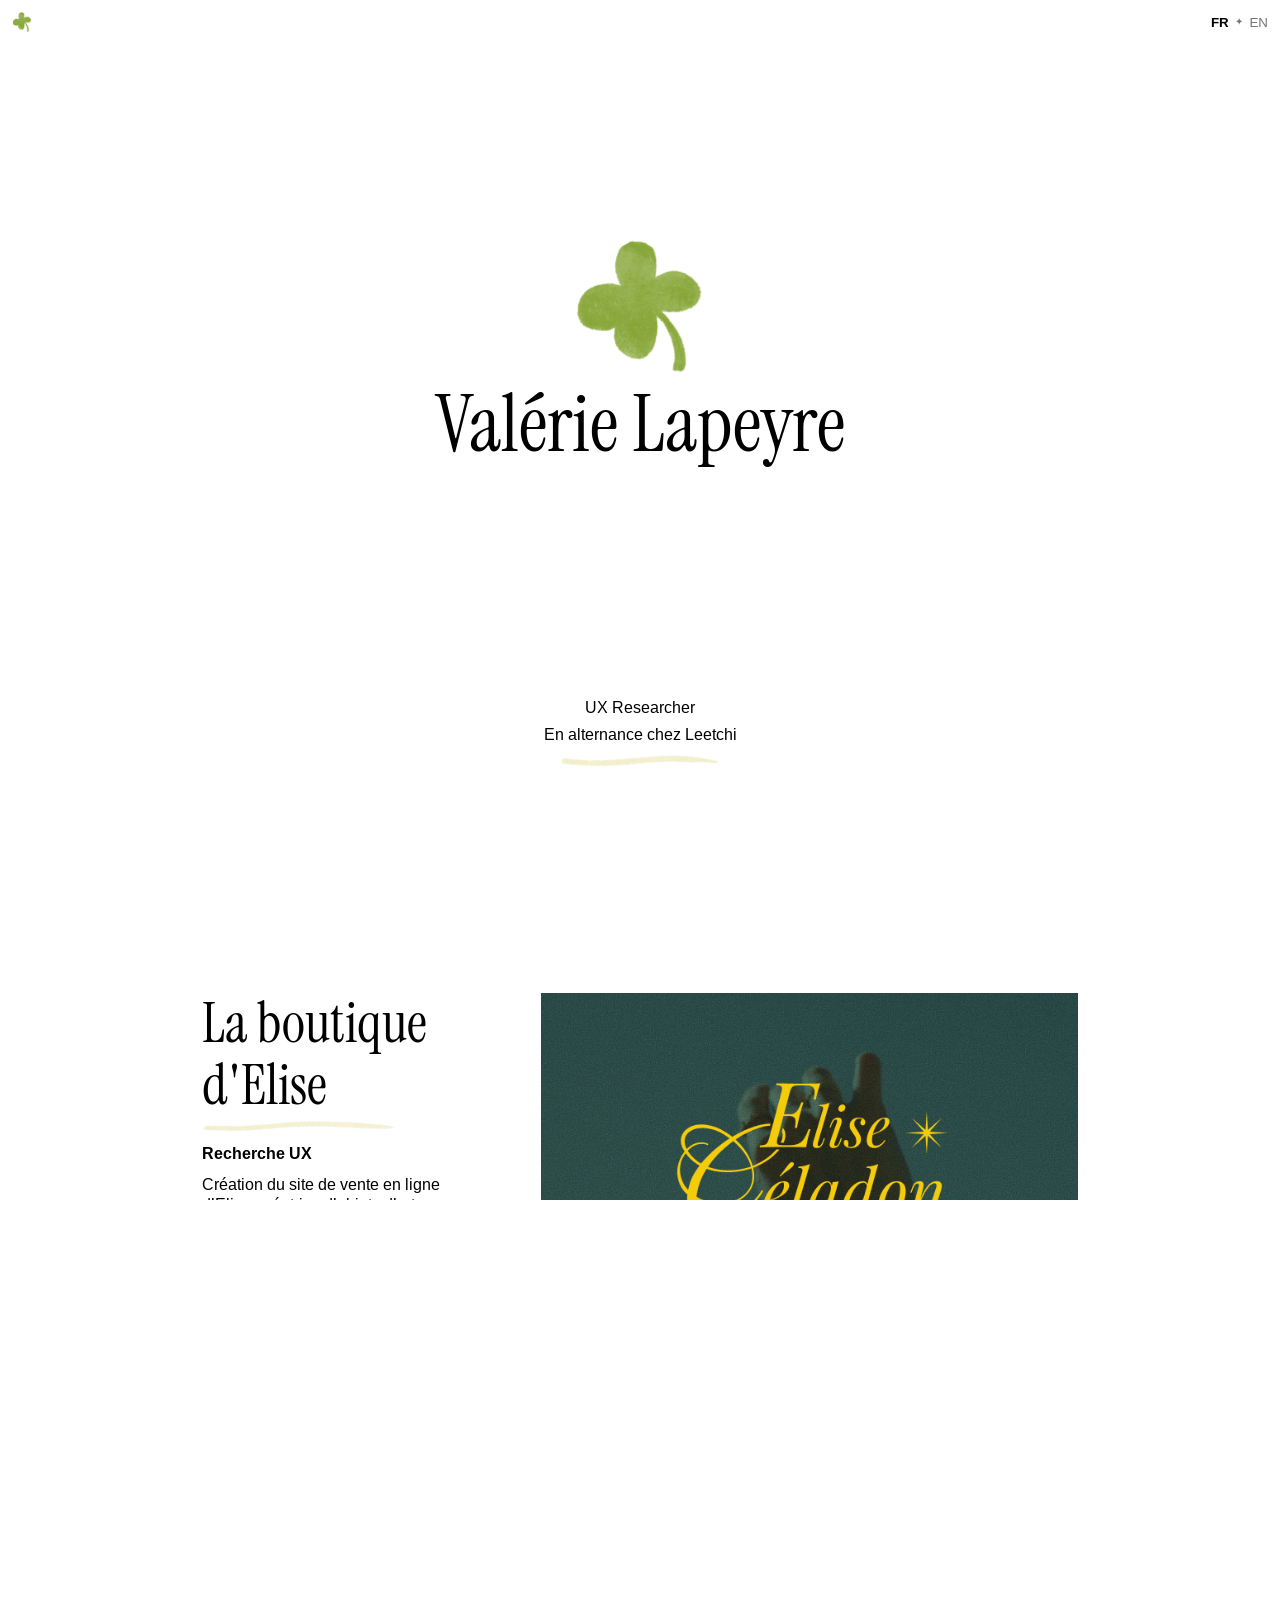
<file: index.html>
<!doctype html>
<html lang="fr">
  <head>
    <meta charset="UTF-8" />
    <meta name="viewport" content="width=device-width, initial-scale=1.0" />
    <title>Valérie Lapeyre — UX Researcher</title>
    <meta
      name="description"
      content="Portfolio de Valérie Lapeyre, UX Researcher"
    />
    <script src="script.js" defer></script>
    <link rel="stylesheet" href="style/style.css" />
    <link rel="stylesheet" href="style/index.css" />
    <link rel="preconnect" href="https://fonts.googleapis.com" />
    <link rel="preconnect" href="https://fonts.gstatic.com" crossorigin />
    <link
      href="https://fonts.googleapis.com/css2?family=Arimo:ital,wght@0,400..700;1,400..700&family=Instrument+Serif:ital@0;1&display=swap"
      rel="stylesheet"
    />
    <link
      rel="shortcut icon"
      href="media/favicon-180.png"
      type="image/x-icon"
    />
  </head>
  <body data-page="index">
    <header>
      <nav>
        <a href="#" class="logo-top-link"
          ><img src="media/trefle-40.png" alt="Haut de l'accueil"
        /></a>
      </nav>
      <div class="lang-switcher" role="group" aria-label="Langue">
        <button
          id="btn-fr"
          class="lang-btn active"
          aria-pressed="true"
          onclick="changeLang('fr')"
        >
          FR
        </button>
        <span aria-hidden="true" class="separator">✦</span>
        <button
          id="btn-en"
          class="lang-btn"
          aria-pressed="false"
          onclick="changeLang('en')"
        >
          EN
        </button>
      </div>
    </header>
    <main>
      <section class="hero">
        <div class="hero-position">
          <div class="hero-title-logo">
            <img
              src="media/trefle-300.png"
              alt=""
              class="hero-logo"
              width="300"
              height="317"
            />
            <h1 id="hero-title">Valérie Lapeyre</h1>
          </div>
          <div class="hero-subs">
            <p id="hero-sub1">UX Researcher</p>
            <p id="hero-sub2">En alternance chez Leetchi</p>
            <img
              src="media/trait-1.png"
              alt=""
              class="hero-stroke"
              width="363"
              height="36"
            />
          </div>
        </div>
      </section>
      <section class="projects" aria-label="Projets" id="projects">
        <a
          href="projet-boutique.html"
          rel="noopener noreferrer"
          class="project-link"
        >
          <article class="project">
            <div class="project-text">
              <h2 id="project-title1" class="project-title">
                La boutique d'Elise
              </h2>
              <img src="media/trait-2.png" alt="" class="project-stroke" />
              <div class="project-subs">
                <p id="project-caption1" class="project-caption">
                  Recherche UX
                </p>
                <p id="project-description1" class="project-description">
                  Création du site de vente en ligne d’Elise, créatrice d’objets
                  d’art upcyclés
                </p>
                <p class="project-date">2026</p>
              </div>
            </div>
            <div class="project-img">
              <img src="media/project-boutique-650.jpg" alt="" />
            </div>
          </article>
        </a>
        <a
          href="projet-docu.html"
          rel="noopener noreferrer"
          class="project-link"
        >
          <article class="project">
            <div class="project-text">
              <h2 id="project-title2" class="project-title">Recueil</h2>
              <img src="media/trait-2.png" alt="" class="project-stroke" />
              <div class="project-subs">
                <p id="project-caption2" class="project-caption">
                  Documentaire interactif
                </p>
                <p id="project-description2" class="project-description">
                  Film documentaire interactif sur la ruralité sud-coréenne
                </p>
                <p class="project-date">2026</p>
              </div>
            </div>
            <div class="project-img">
              <img src="media/project-docu-650.jpg" alt="" />
            </div>
          </article>
        </a>
        <a
          href="projet-memoire.html"
          rel="noopener noreferrer"
          class="project-link"
        >
          <article class="project">
            <div class="project-text">
              <h2 id="project-title3" class="project-title">Mémoire</h2>
              <img src="media/trait-2.png" alt="" class="project-stroke" />
              <div class="project-subs">
                <p id="project-caption3" class="project-caption">
                  Mémoire de recherche
                </p>
                <p id="project-description3" class="project-description">
                  “Le glow up : réinvention de soi et besoin de validation à
                  travers l’apparence”
                </p>
                <p class="project-date">2025</p>
              </div>
            </div>
            <div class="project-img">
              <img src="media/project-memoire-650.jpg" alt="" srcset="" />
            </div>
          </article>
        </a>
      </section>
    </main>
    <footer>
      <a
        href="mentions-legales.html"
        rel="noopener noreferrer"
        id="footer-mentions"
        >Mentions légales</a
      >
      <span class="separator" aria-hidden="true">✦</span>
      <address>
        <a href="mailto:valerie.lpyr@gmail.com">valerie.lpyr@gmail.com</a>
        <span class="separator" aria-hidden="true">✦</span>
        <a
          href="https://linkedin.com/in/valerie-lapeyre-945000222"
          rel="noopener noreferrer"
          target="_blank"
          >LinkedIn</a
        >
      </address>
    </footer>
  </body>
</html>
</file>
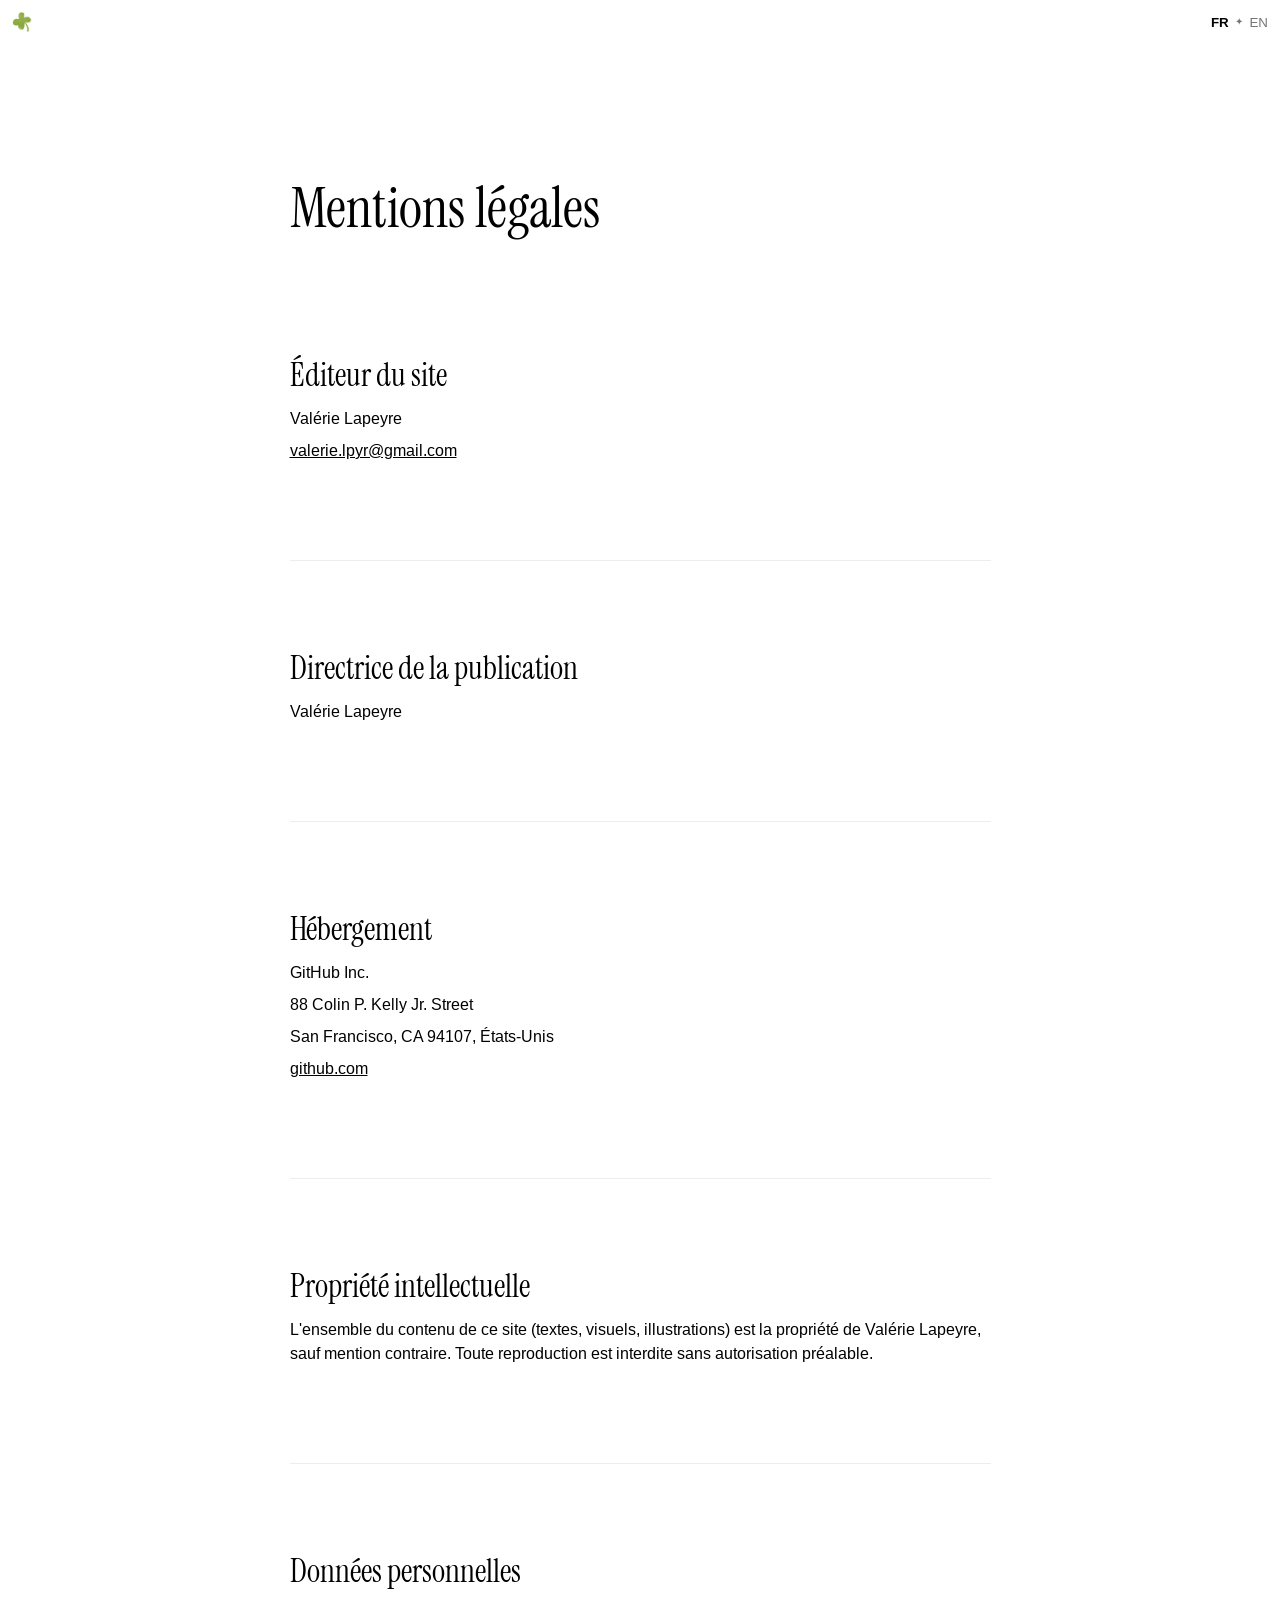
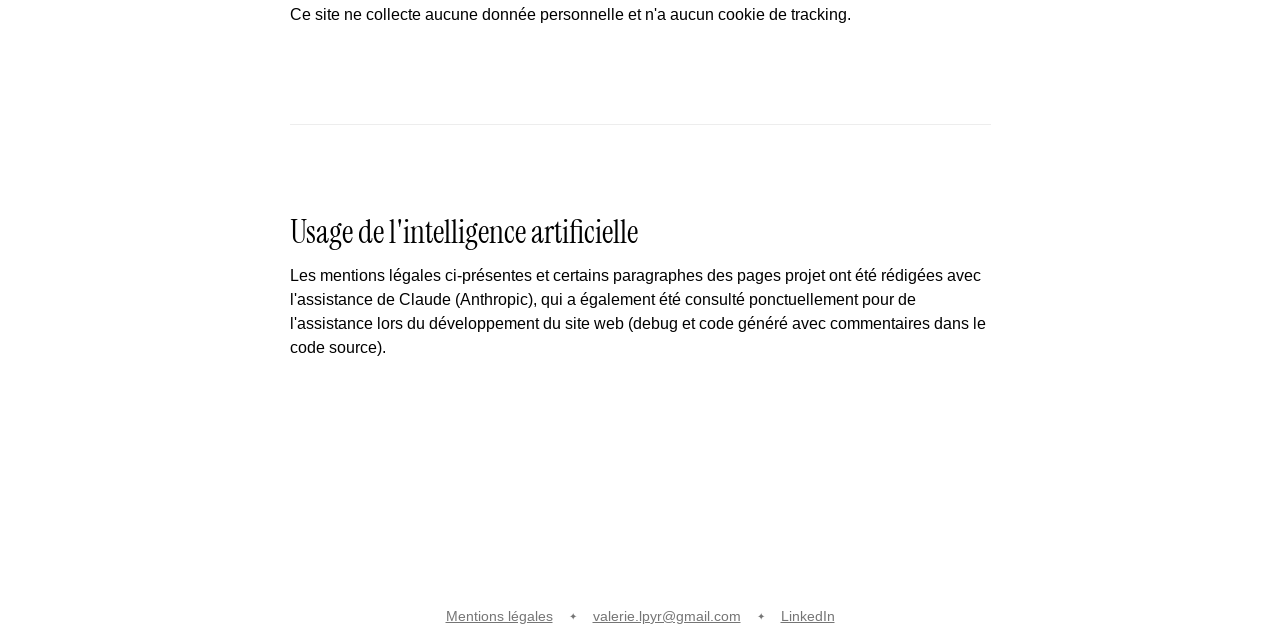
<file: mentions-legales.html>
<!doctype html>
<html lang="fr">
  <head>
    <meta charset="UTF-8" />
    <meta name="viewport" content="width=device-width, initial-scale=1.0" />
    <title>Valérie Lapeyre — Mentions légales</title>
    <meta
      name="description"
      content="Mentions légales du portfolio de Valérie Lapeyre"
    />
    <script src="script.js" defer></script>
    <link rel="stylesheet" href="style/style.css" />
    <link rel="stylesheet" href="style/mentions-legales.css" />
    <link rel="preconnect" href="https://fonts.googleapis.com" />
    <link rel="preconnect" href="https://fonts.gstatic.com" crossorigin />
    <link
      href="https://fonts.googleapis.com/css2?family=Arimo:ital,wght@0,400..700;1,400..700&family=Instrument+Serif:ital@0;1&display=swap"
      rel="stylesheet"
    />
    <link
      rel="shortcut icon"
      href="media/favicon-180.png"
      type="image/x-icon"
    />
  </head>
  <body data-page="mentions">
    <header>
      <nav>
        <a href="index.html" class="logo-top-link"
          ><img src="media/trefle-40.png" alt="Accueil"
        /></a>
      </nav>
      <div class="lang-switcher" role="group" aria-label="Langue">
        <button
          id="btn-fr"
          class="lang-btn active"
          aria-pressed="true"
          onclick="changeLang('fr')"
        >
          FR
        </button>
        <span aria-hidden="true" class="separator">✦</span>
        <button
          id="btn-en"
          class="lang-btn"
          aria-pressed="false"
          onclick="changeLang('en')"
        >
          EN
        </button>
      </div>
    </header>
    <main>
      <h1 id="page-title">Mentions légales</h1>

      <section>
        <h2 id="s1-title">Éditeur du site</h2>
        <p>Valérie Lapeyre</p>
        <p>
          <a href="mailto:valerie.lpyr@gmail.com">valerie.lpyr@gmail.com</a>
        </p>
      </section>

      <section>
        <h2 id="s2-title">Directrice de la publication</h2>
        <p>Valérie Lapeyre</p>
      </section>

      <section>
        <h2 id="s3-title">Hébergement</h2>
        <p>GitHub Inc.</p>
        <p>88 Colin P. Kelly Jr. Street</p>
        <p id="s3-city">San Francisco, CA 94107, États-Unis</p>
        <p>
          <a href="https://github.com" target="_blank" rel="noopener noreferrer"
            >github.com</a
          >
        </p>
      </section>

      <section>
        <h2 id="s4-title">Propriété intellectuelle</h2>
        <p id="s4-p">
          L'ensemble du contenu de ce site (textes, visuels, illustrations) est
          la propriété de Valérie Lapeyre, sauf mention contraire. Toute
          reproduction est interdite sans autorisation préalable.
        </p>
      </section>

      <section>
        <h2 id="s5-title">Données personnelles</h2>
        <p id="s5-p">
          Ce site ne collecte aucune donnée personnelle et n'a aucun cookie de
          tracking.
        </p>
      </section>

      <section>
        <h2 id="s6-title">Usage de l'intelligence artificielle</h2>
        <p id="s6-p">
          Les mentions légales ci-présentes et certains paragraphes des pages
          projet ont été rédigées avec l'assistance de Claude (Anthropic), qui a
          également été consulté ponctuellement pour de l'assistance lors du
          développement du site web (debug et code généré avec commentaires dans
          le code source).
        </p>
      </section>
    </main>
    <footer>
      <a
        href="/mentions-legales.html"
        rel="noopener noreferrer"
        id="footer-mentions"
        >Mentions légales</a
      >
      <span class="separator" aria-hidden="true">✦</span>
      <address>
        <a href="mailto:valerie.lpyr@gmail.com">valerie.lpyr@gmail.com</a>
        <span class="separator" aria-hidden="true">✦</span>
        <a
          href="https://linkedin.com/in/valerie-lapeyre-945000222"
          rel="noopener noreferrer"
          target="_blank"
          >LinkedIn</a
        >
      </address>
    </footer>
  </body>
</html>
</file>
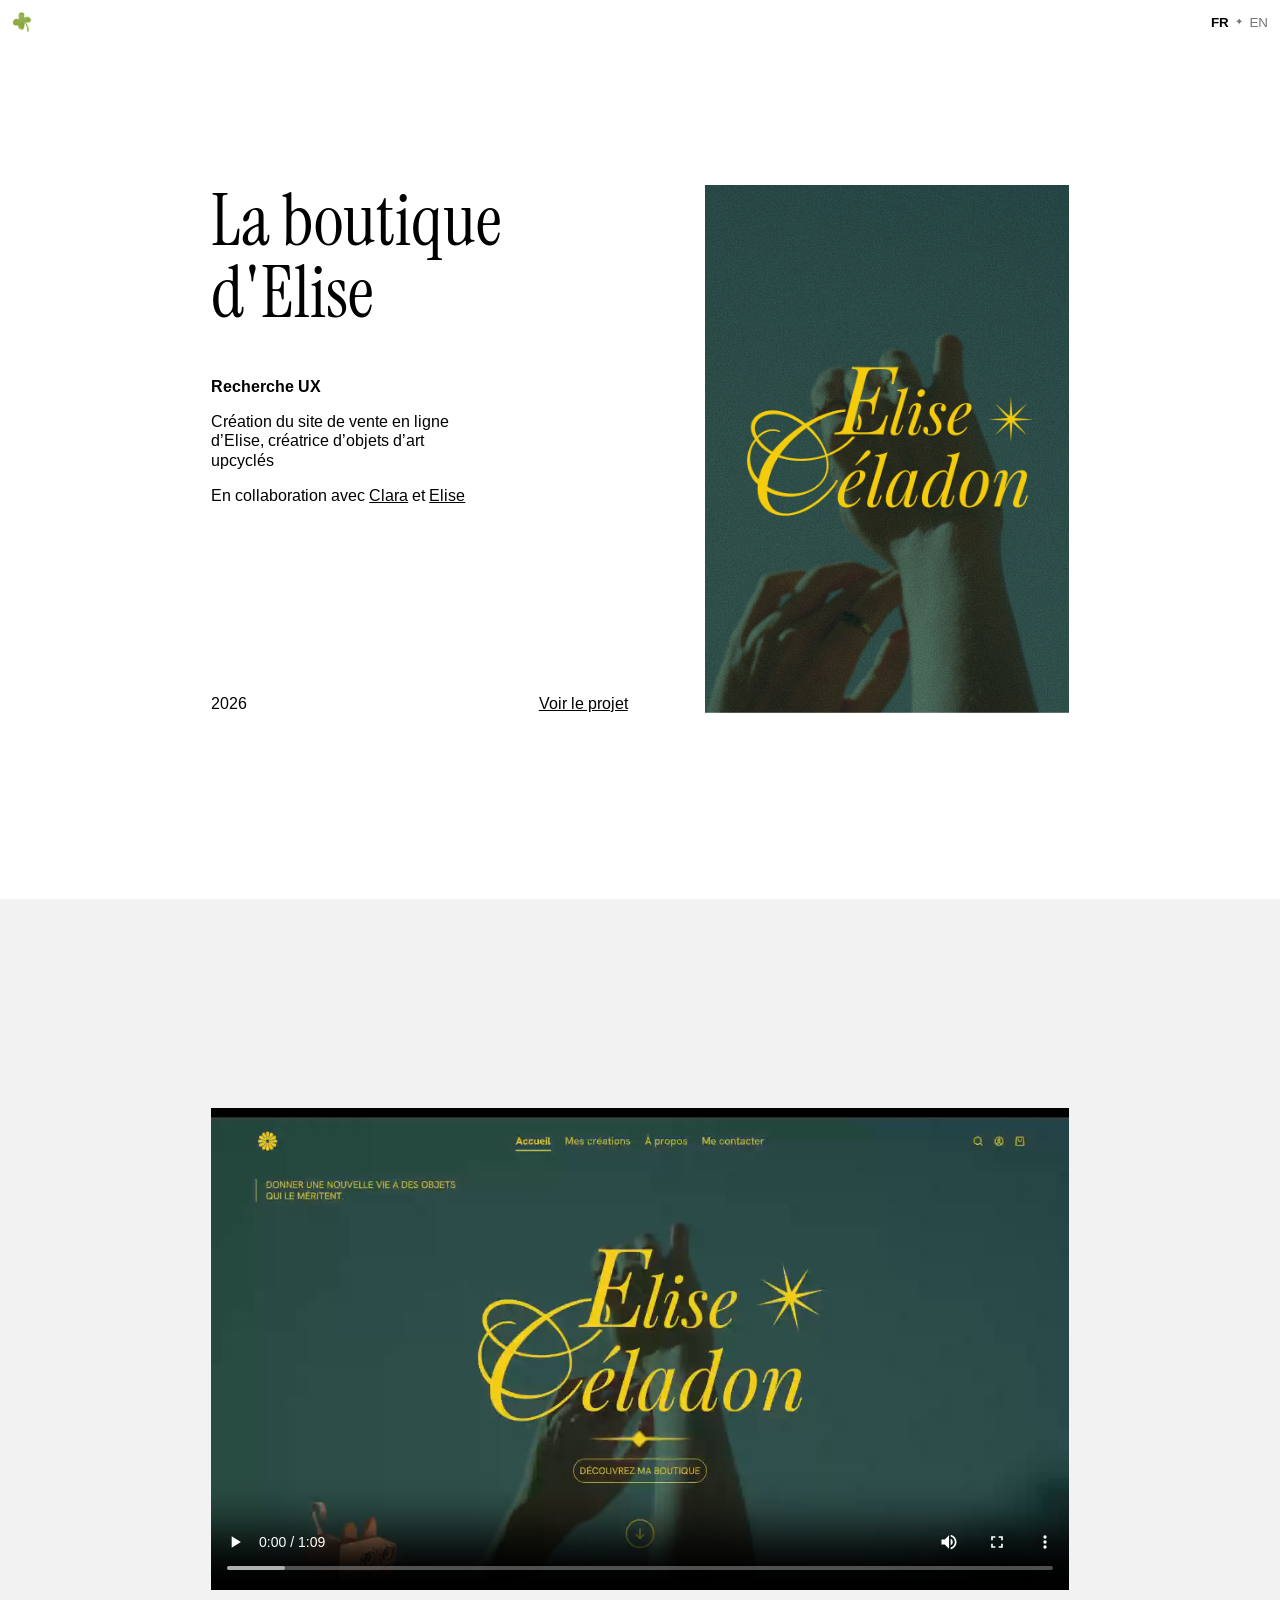
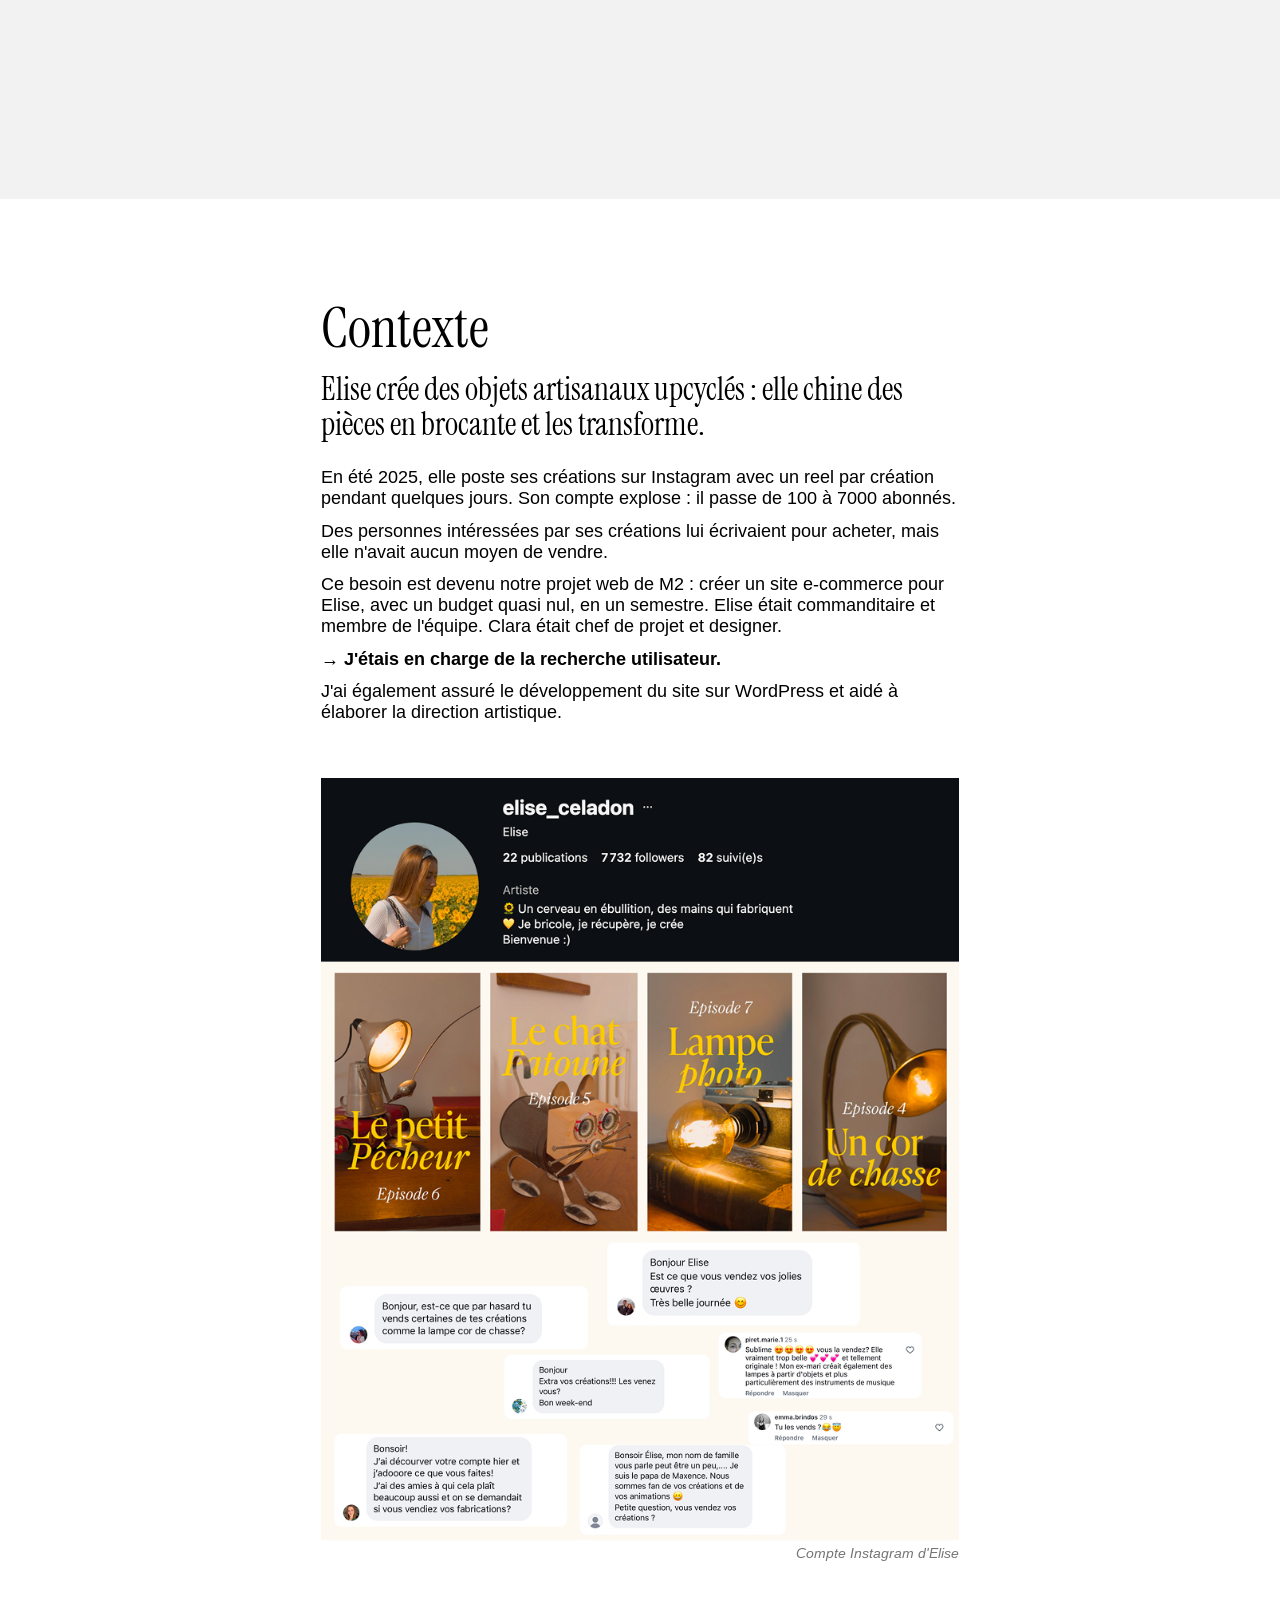
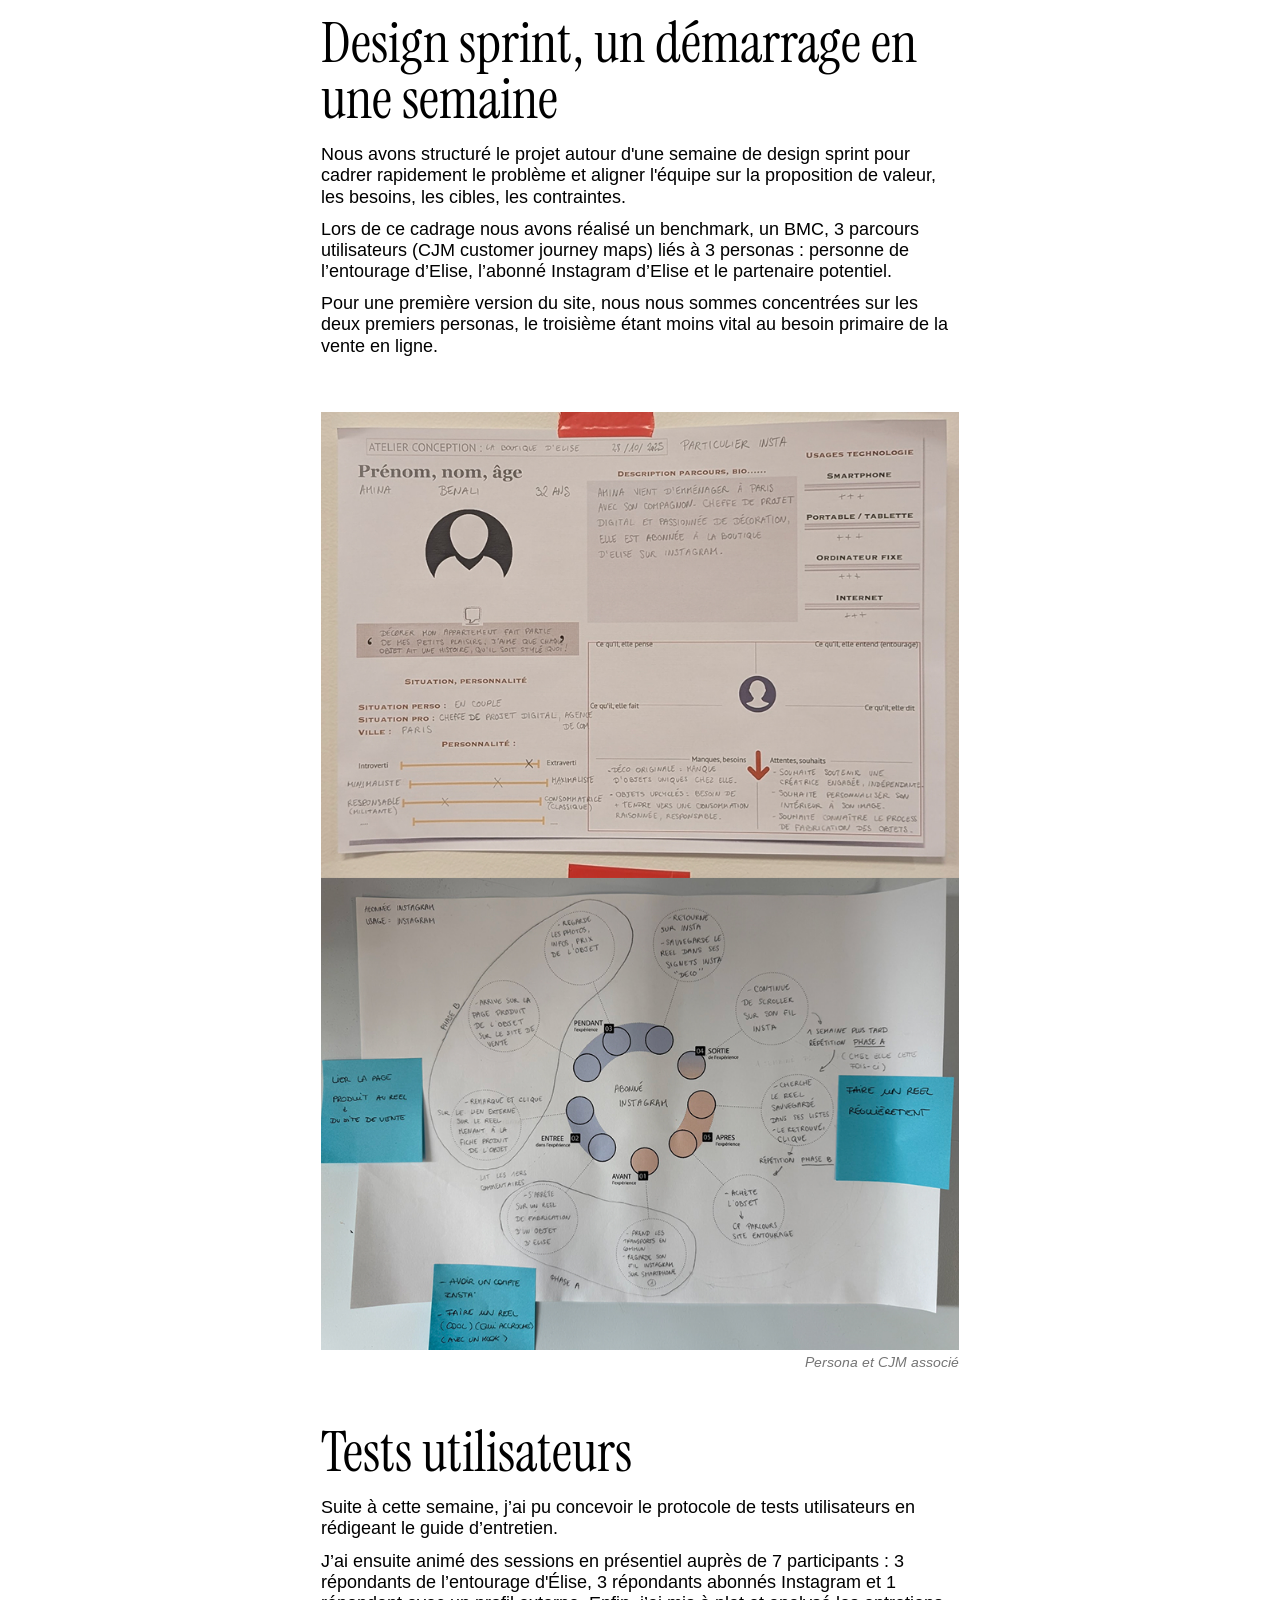
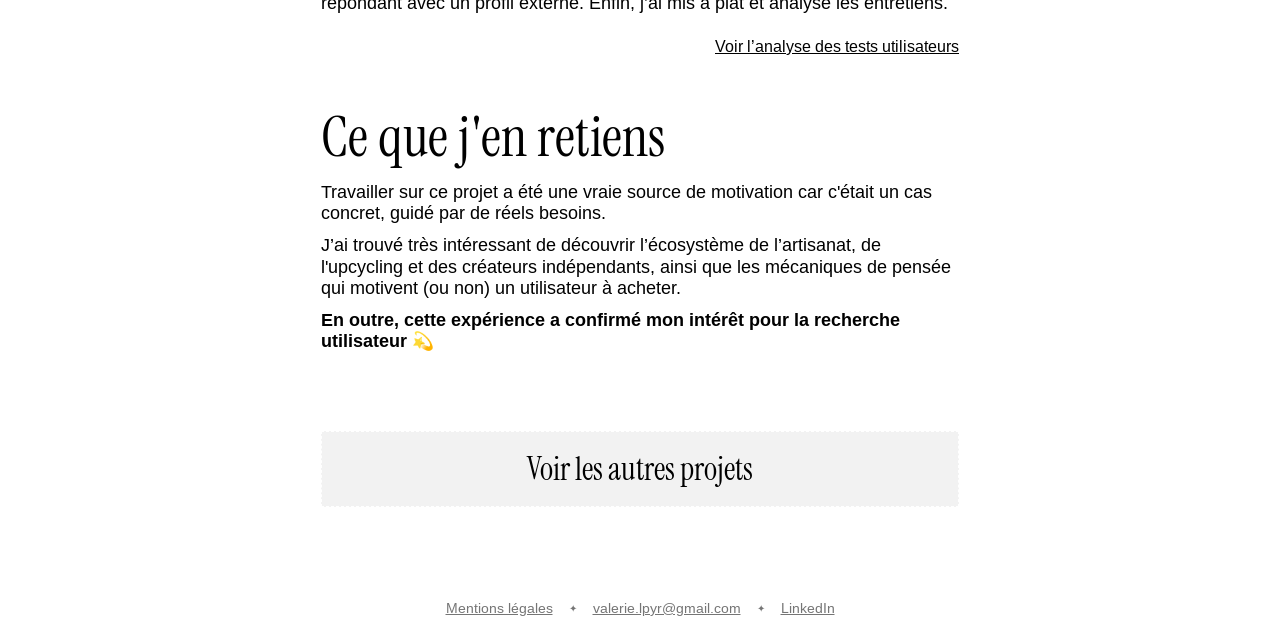
<file: projet-boutique.html>
<!doctype html>
<html lang="fr">
  <head>
    <meta charset="UTF-8" />
    <meta name="viewport" content="width=device-width, initial-scale=1.0" />
    <title>Valérie Lapeyre — Boutique d'Elise</title>
    <meta
      name="description"
      content="Présentation du projet de la boutique d'Elise sur le portfolio de Valérie Lapeyre"
    />
    <script src="script.js" defer></script>
    <link rel="stylesheet" href="style/style.css" />
    <link rel="stylesheet" href="style/projet.css" />
    <link rel="preconnect" href="https://fonts.googleapis.com" />
    <link rel="preconnect" href="https://fonts.gstatic.com" crossorigin />
    <link
      href="https://fonts.googleapis.com/css2?family=Arimo:ital,wght@0,400..700;1,400..700&family=Instrument+Serif:ital@0;1&display=swap"
      rel="stylesheet"
    />
    <link
      rel="shortcut icon"
      href="media/favicon-180.png"
      type="image/x-icon"
    />
  </head>
  <body data-page="boutique">
    <header>
      <nav>
        <a href="index.html" class="logo-top-link"
          ><img src="media/trefle-40.png" alt="Haut de l'accueil"
        /></a>
      </nav>
      <div class="lang-switcher" role="group" aria-label="Langue">
        <button
          id="btn-fr"
          class="lang-btn active"
          aria-pressed="true"
          onclick="changeLang('fr')"
        >
          FR
        </button>
        <span aria-hidden="true" class="separator">✦</span>
        <button
          id="btn-en"
          class="lang-btn"
          aria-pressed="false"
          onclick="changeLang('en')"
        >
          EN
        </button>
      </div>
    </header>
    <main>
      <div class="hero-container">
        <section class="hero">
          <div class="hero-img">
            <img src="media/project-boutique-650.jpg" alt="" />
          </div>
          <div class="hero-title-text">
            <h1 class="hero-title" id="hero-title">La boutique d'Elise</h1>
            <div class="hero-text">
              <p class="hero-caption" id="hero-caption">Recherche UX</p>
              <p class="hero-description" id="hero-description">
                Création du site de vente en ligne d’Elise, créatrice d’objets
                d’art upcyclés
              </p>
              <p class="hero-add" id="hero-add">
                En collaboration avec
                <a
                  href="https://claramy.github.io/portfolio-2026/"
                  rel="noopener noreferrer"
                  target="_blank"
                  >Clara</a
                >
                et
                <a
                  href="https://eliseceladon.github.io/portfolio-2026/"
                  rel="noopener noreferrer"
                  target="_blank"
                  >Elise</a
                >
              </p>
            </div>
            <div class="hero-date-link">
              <p class="hero-date">2026</p>
              <a
                href="https://elise-celadon.fr/?woo-share=avmt19FPHMkNWvM2aklFYylIqurrzcug"
                target="_blank"
                rel="noopener noreferrer"
                id="hero-link"
                >Voir le projet</a
              >
            </div>
          </div>
        </section>
      </div>
      <section class="video">
        <video
          src="media/video-boutique-elise.webm"
          controls
          autoplay
          aria-label="Démo du site"
        ></video>
      </section>
      <section class="contenu">
        <h2 id="s1-title">Contexte</h2>
        <p class="contenu-sub" id="s1-sub">
          Elise crée des objets artisanaux upcyclés : elle chine des pièces en
          brocante et les transforme.
        </p>
        <p id="s1-p1">
          En été 2025, elle poste ses créations sur Instagram avec un reel par
          création pendant quelques jours. Son compte explose : il passe de 100
          à 7000 abonnés.
        </p>
        <p id="s1-p2">
          Des personnes intéressées par ses créations lui écrivaient pour
          acheter, mais elle n'avait aucun moyen de vendre.
        </p>
        <p id="s1-p3">
          Ce besoin est devenu notre projet web de M2 : créer un site e-commerce
          pour Elise, avec un budget quasi nul, en un semestre. Elise était
          commanditaire et membre de l'équipe. Clara était chef de projet et
          designer.
        </p>
        <p id="s1-p4">
          <strong>→ J'étais en charge de la recherche utilisateur.</strong>
        </p>
        <p id="s1-p5">
          J'ai également assuré le développement du site sur WordPress et aidé à
          élaborer la direction artistique.
        </p>
      </section>
      <section class="contenu">
        <figure>
          <div class="contenu-img">
            <img src="media/project-boutique-img-1-800.jpg" alt="" />
          </div>
          <figcaption id="img1-caption">Compte Instagram d'Elise</figcaption>
        </figure>
      </section>
      <section class="contenu">
        <h2 id="s2-title">Design sprint, un démarrage en une semaine</h2>
        <p id="s2-p1">
          Nous avons structuré le projet autour d'une semaine de design sprint
          pour cadrer rapidement le problème et aligner l'équipe sur la
          proposition de valeur, les besoins, les cibles, les contraintes.
        </p>
        <p id="s2-p2">
          Lors de ce cadrage nous avons réalisé un benchmark, un BMC, 3 parcours
          utilisateurs (CJM customer journey maps) liés à 3 personas : personne
          de l’entourage d’Elise, l’abonné Instagram d’Elise et le partenaire
          potentiel.
        </p>
        <p id="s2-p3">
          Pour une première version du site, nous nous sommes concentrées sur
          les deux premiers personas, le troisième étant moins vital au besoin
          primaire de la vente en ligne.
        </p>
      </section>
      <section class="contenu">
        <figure>
          <div class="contenu-img">
            <img src="media/project-boutique-img-2-800.jpg" alt="" />
          </div>
          <figcaption id="img2-caption">Persona et CJM associé</figcaption>
        </figure>
      </section>
      <section class="contenu">
        <h2 id="s3-title">Tests utilisateurs</h2>
        <p id="s3-p1">
          Suite à cette semaine, j’ai pu concevoir le protocole de tests
          utilisateurs en rédigeant le guide d’entretien.
        </p>
        <p id="s3-p2">
          J’ai ensuite animé des sessions en présentiel auprès de 7 participants
          : 3 répondants de l’entourage d'Élise, 3 répondants abonnés Instagram
          et 1 répondant avec un profil externe. Enfin, j’ai mis à plat et
          analysé les entretiens.
        </p>
        <a
          href="https://docs.google.com/document/d/1CyDbWYoxe3LSG6Ct95ou0bahnb9kMBUl3ZKcr6DjUIY/edit?tab=t.19mg245la8la"
          rel="noopener noreferrer"
          target="_blank"
          id="s3-link"
          >Voir l’analyse des tests utilisateurs</a
        >
      </section>
      <section class="contenu">
        <h2 id="s4-title">Ce que j'en retiens</h2>
        <p id="s4-p1">
          Travailler sur ce projet a été une vraie source de motivation car
          c'était un cas concret, guidé par de réels besoins.
        </p>
        <p id="s4-p2">
          J’ai trouvé très intéressant de découvrir l’écosystème de l’artisanat,
          de l'upcycling et des créateurs indépendants, ainsi que les mécaniques
          de pensée qui motivent (ou non) un utilisateur à acheter.
        </p>
        <p id="s4-p3">
          <strong>
            En outre, cette expérience a confirmé mon intérêt pour la recherche
            utilisateur 💫
          </strong>
        </p>
      </section>
      <section class="contenu next">
        <a href="index.html#projects" class="next-link" id="next-link"
          >Voir les autres projets</a
        >
      </section>
    </main>
    <footer>
      <a
        href="mentions-legales.html"
        rel="noopener noreferrer"
        id="footer-mentions"
        >Mentions légales</a
      >
      <span class="separator" aria-hidden="true">✦</span>
      <address>
        <a href="mailto:valerie.lpyr@gmail.com">valerie.lpyr@gmail.com</a>
        <span class="separator" aria-hidden="true">✦</span>
        <a
          href="https://linkedin.com/in/valerie-lapeyre-945000222"
          rel="noopener noreferrer"
          target="_blank"
          >LinkedIn</a
        >
      </address>
    </footer>
  </body>
</html>
</file>
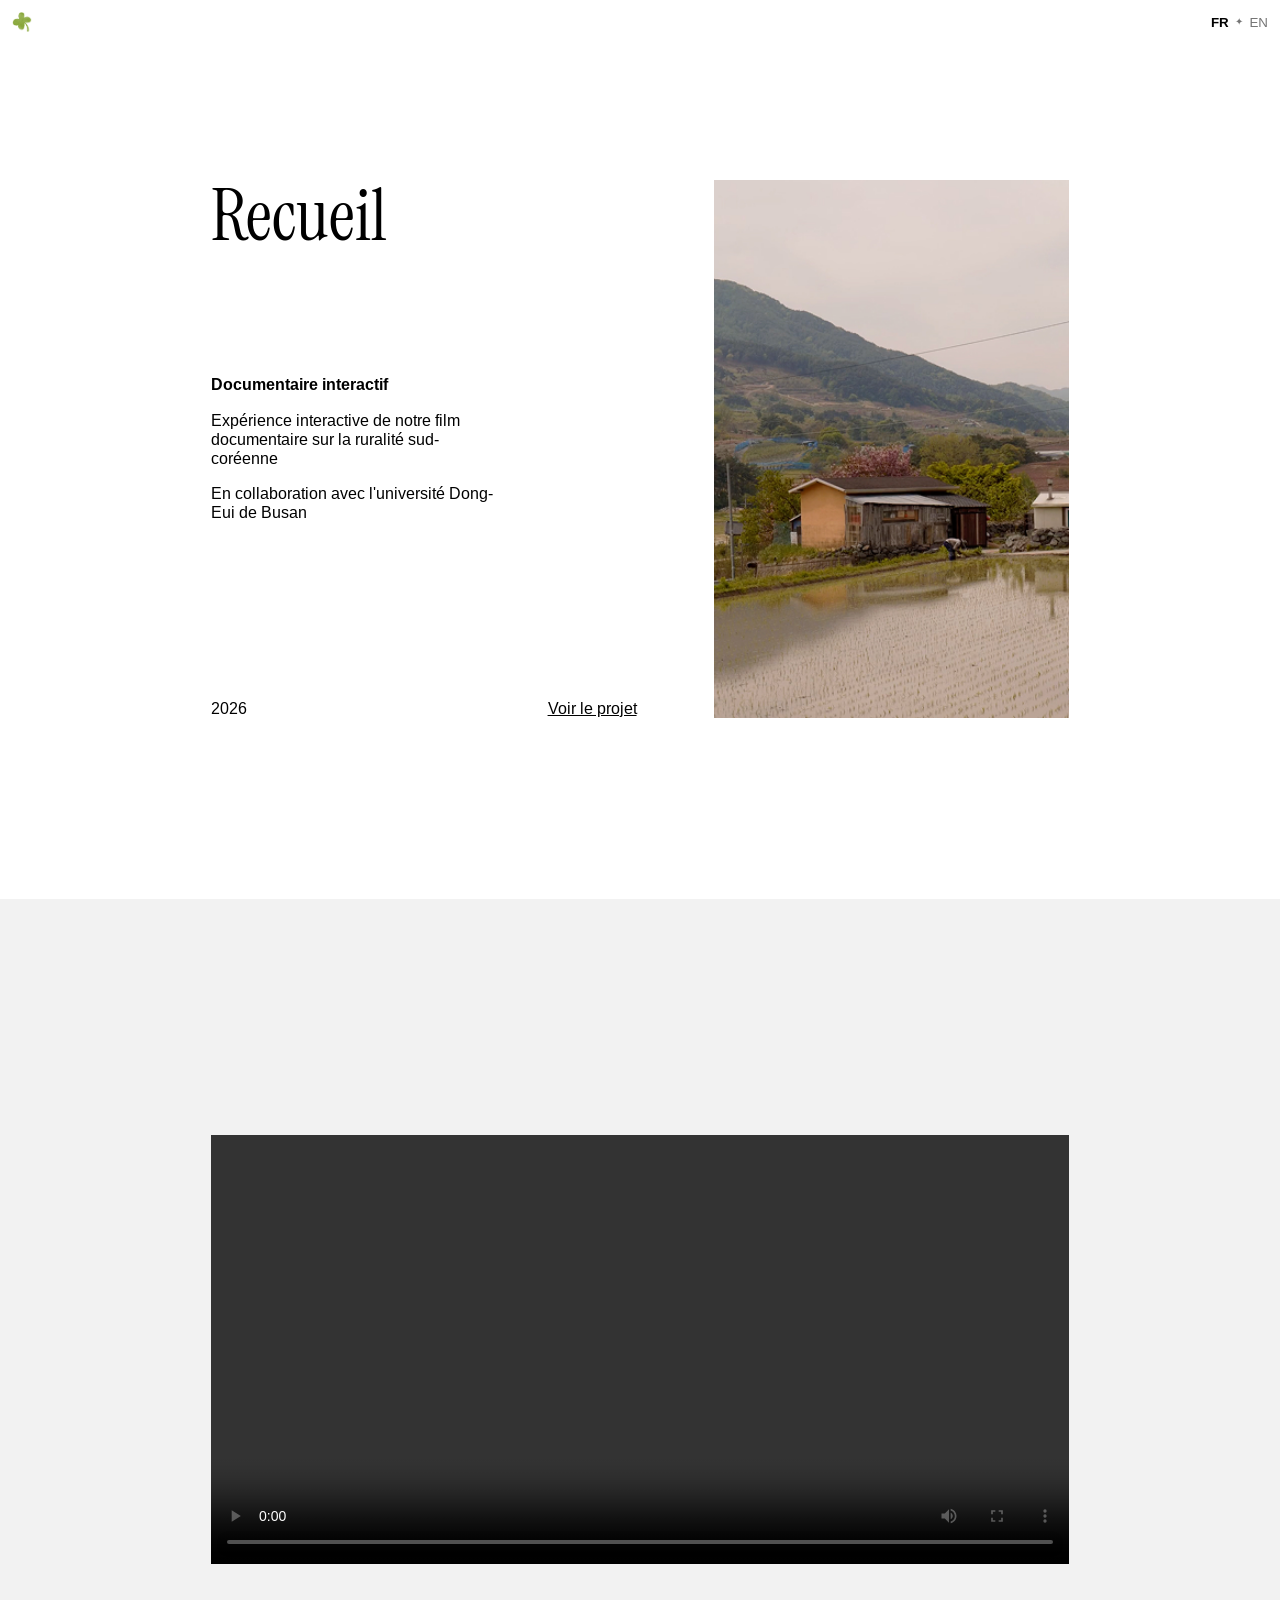
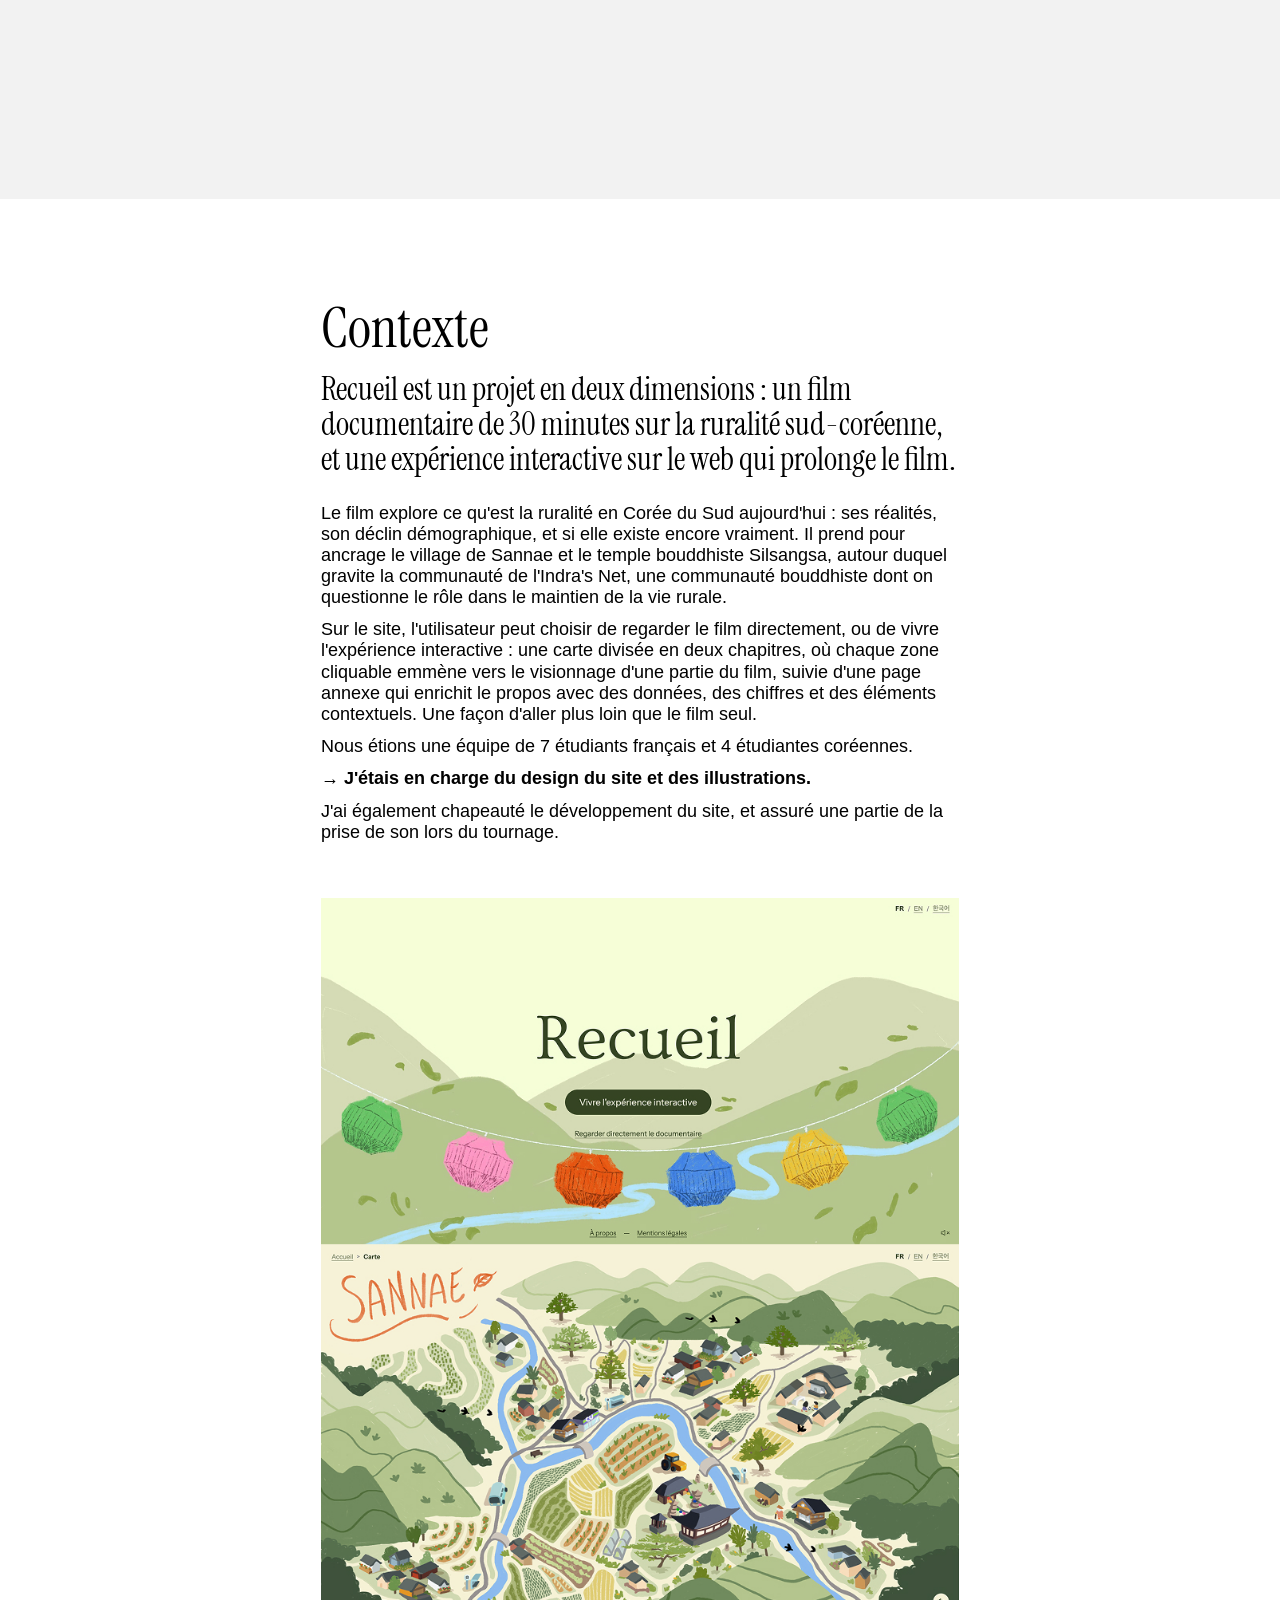
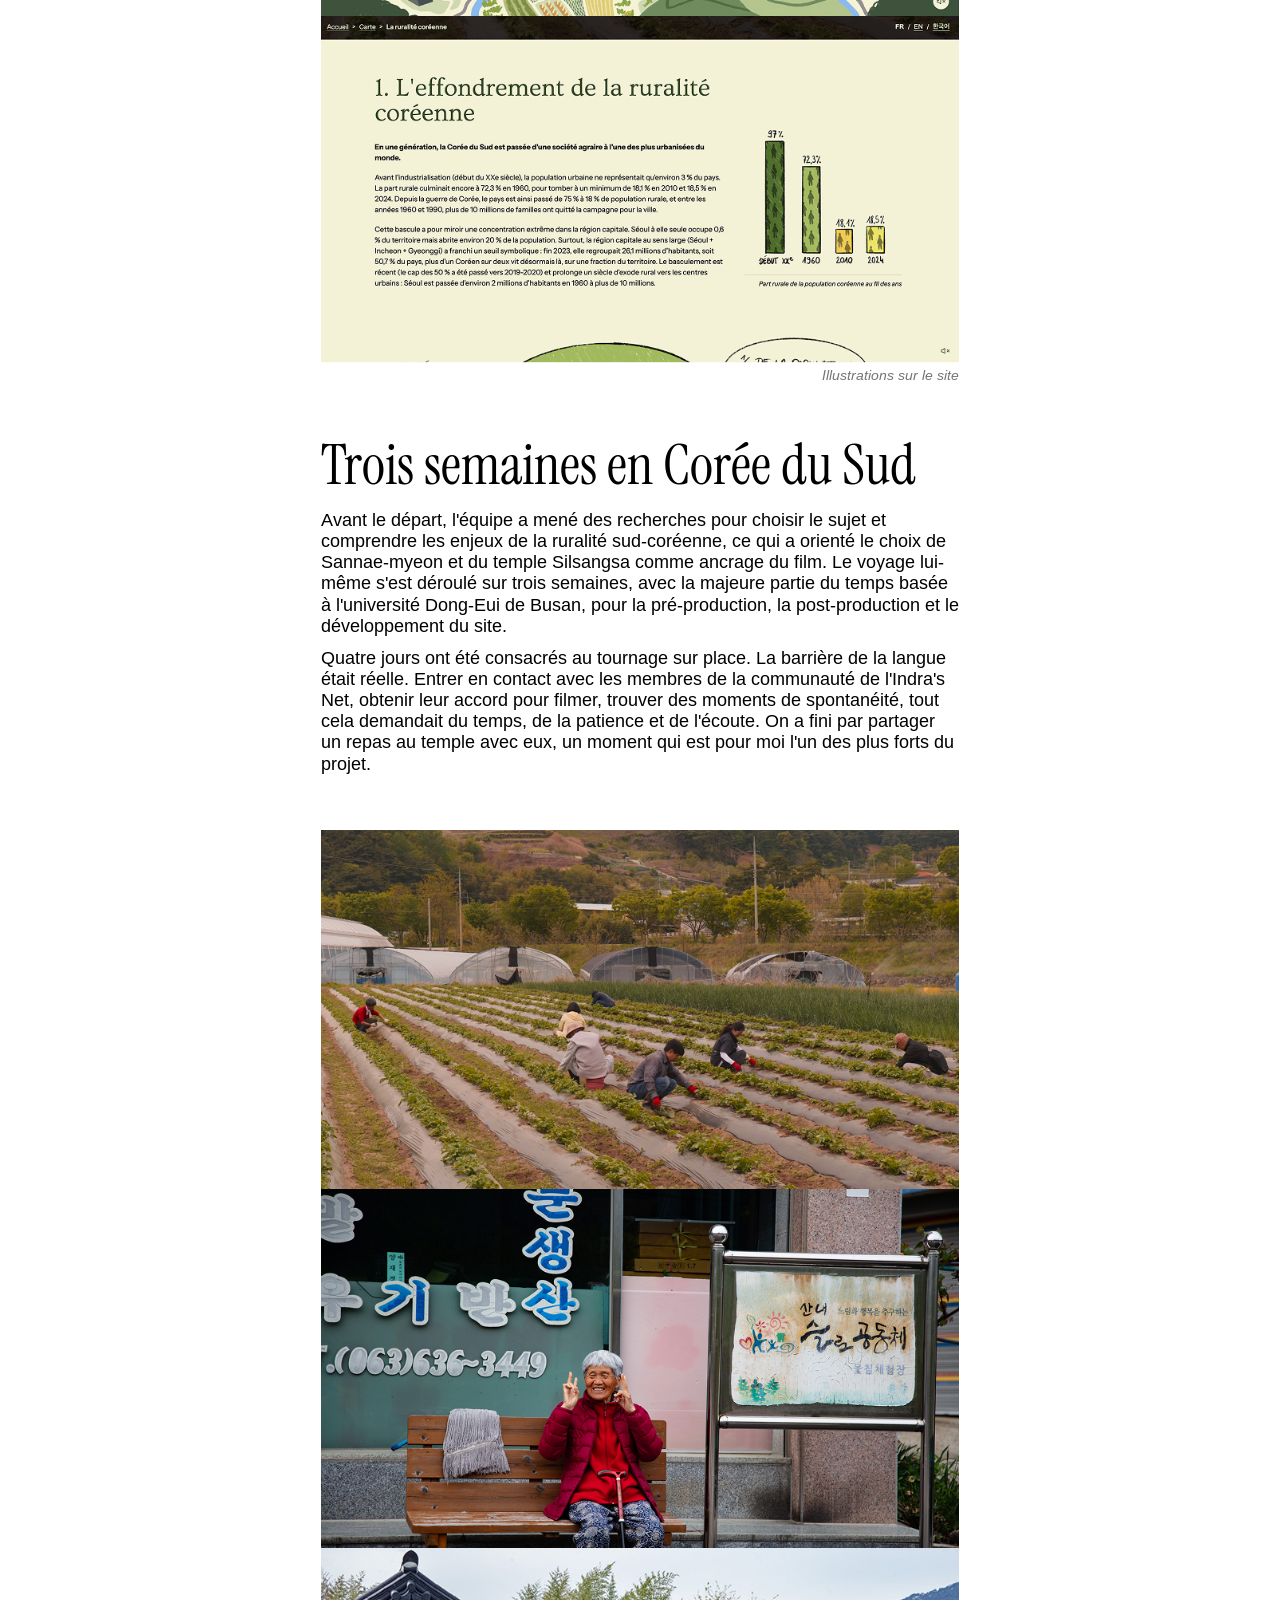
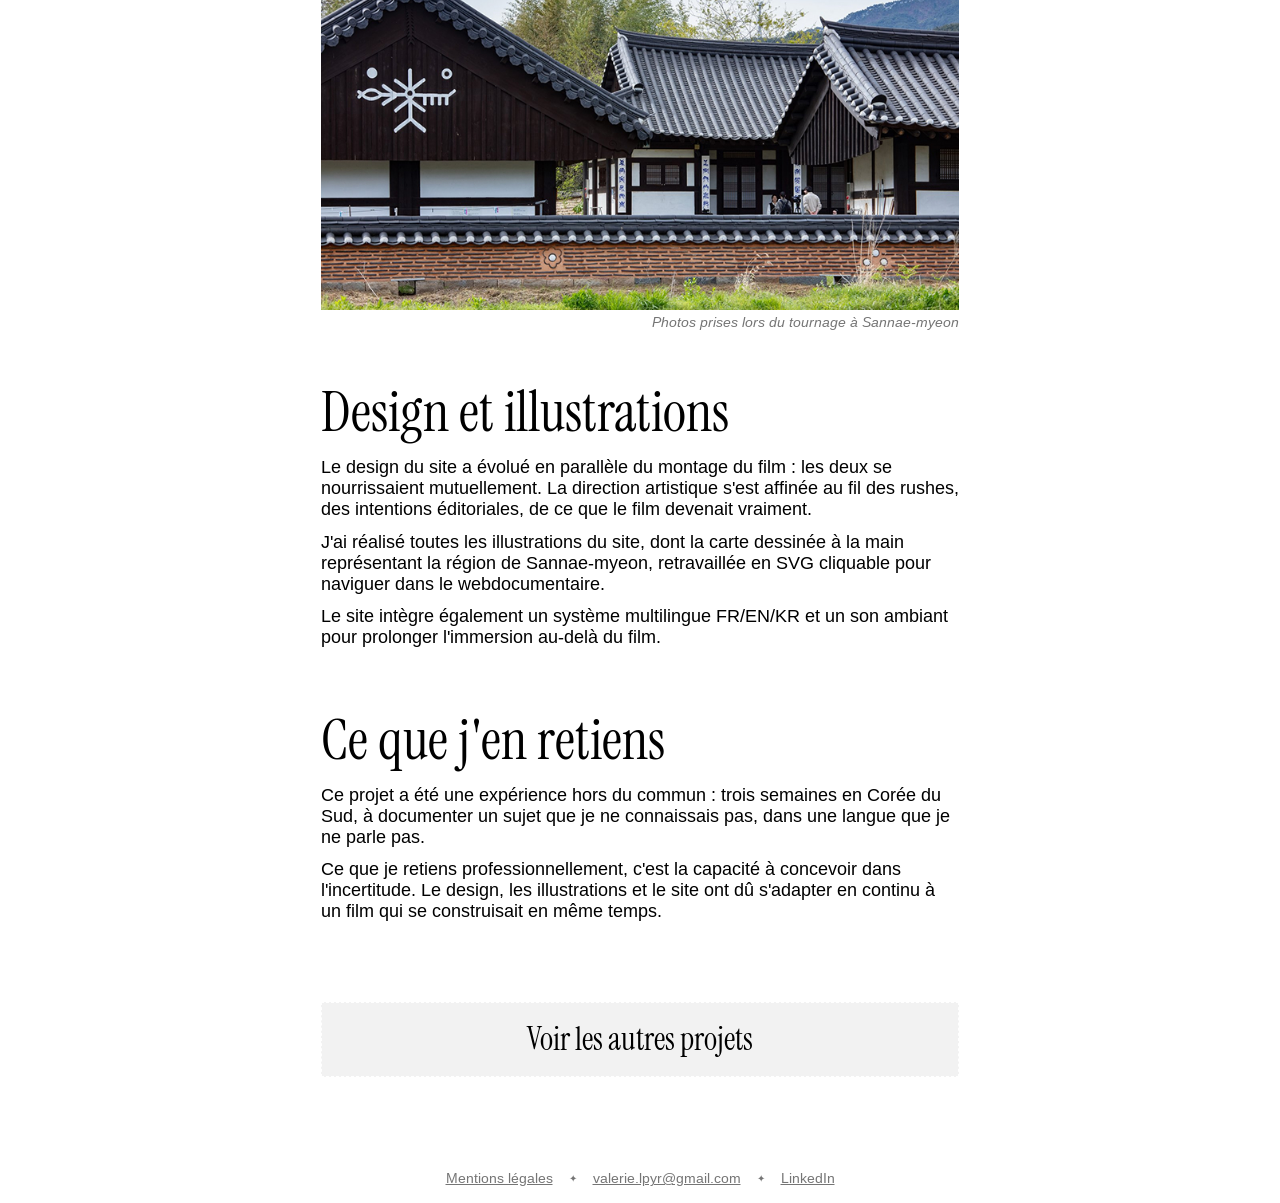
<file: projet-docu.html>
<!doctype html>
<html lang="fr">
  <head>
    <meta charset="UTF-8" />
    <meta name="viewport" content="width=device-width, initial-scale=1.0" />
    <title>Valérie Lapeyre — Recueil</title>
    <meta
      name="description"
      content="Présentation du projet Recueil sur le portfolio de Valérie Lapeyre"
    />
    <script src="script.js" defer></script>
    <link rel="stylesheet" href="style/style.css" />
    <link rel="stylesheet" href="style/projet.css" />
    <link rel="preconnect" href="https://fonts.googleapis.com" />
    <link rel="preconnect" href="https://fonts.gstatic.com" crossorigin />
    <link
      href="https://fonts.googleapis.com/css2?family=Arimo:ital,wght@0,400..700;1,400..700&family=Instrument+Serif:ital@0;1&display=swap"
      rel="stylesheet"
    />
    <link
      rel="shortcut icon"
      href="media/favicon-180.png"
      type="image/x-icon"
    />
  </head>
  <body data-page="docu">
    <header>
      <nav>
        <a href="index.html" class="logo-top-link"
          ><img src="media/trefle-40.png" alt="Haut de l'accueil"
        /></a>
      </nav>
      <div class="lang-switcher" role="group" aria-label="Langue">
        <button
          id="btn-fr"
          class="lang-btn active"
          aria-pressed="true"
          onclick="changeLang('fr')"
        >
          FR
        </button>
        <span aria-hidden="true" class="separator">✦</span>
        <button
          id="btn-en"
          class="lang-btn"
          aria-pressed="false"
          onclick="changeLang('en')"
        >
          EN
        </button>
      </div>
    </header>
    <main>
      <div class="hero-container">
        <section class="hero">
          <div class="hero-img">
            <img src="media/project-docu-650.jpg" alt="" />
          </div>
          <div class="hero-title-text">
            <h1 class="hero-title" id="hero-title">Recueil</h1>
            <div class="hero-text">
              <p class="hero-caption" id="hero-caption">
                Documentaire interactif
              </p>
              <p class="hero-description" id="hero-description">
                Expérience interactive de notre film documentaire sur la
                ruralité sud-coréenne
              </p>
              <p class="hero-add" id="hero-add">
                En collaboration avec l'université Dong-Eui de Busan
              </p>
            </div>
            <div class="hero-date-link">
              <p class="hero-date">2026</p>
              <a
                href="https://recueil.mastercmw.com"
                target="_blank"
                rel="noopener noreferrer"
                id="hero-link"
                >Voir le projet</a
              >
            </div>
          </div>
        </section>
      </div>
      <section class="video">
        <video
          src="media/video-docu.mp4"
          controls
          autoplay
          aria-label="Démo du site Recueil"
        ></video>
      </section>
      <section class="contenu">
        <h2 id="s1-title">Contexte</h2>
        <p class="contenu-sub" id="s1-sub">
          Recueil est un projet en deux dimensions : un film documentaire de 30
          minutes sur la ruralité sud-coréenne, et une expérience interactive
          sur le web qui prolonge le film.
        </p>
        <p id="s1-p1">
          Le film explore ce qu'est la ruralité en Corée du Sud aujourd'hui :
          ses réalités, son déclin démographique, et si elle existe encore
          vraiment. Il prend pour ancrage le village de Sannae et le temple
          bouddhiste Silsangsa, autour duquel gravite la communauté de l'Indra's
          Net, une communauté bouddhiste dont on questionne le rôle dans le
          maintien de la vie rurale.
        </p>
        <p id="s1-p2">
          Sur le site, l'utilisateur peut choisir de regarder le film
          directement, ou de vivre l'expérience interactive : une carte divisée
          en deux chapitres, où chaque zone cliquable emmène vers le visionnage
          d'une partie du film, suivie d'une page annexe qui enrichit le propos
          avec des données, des chiffres et des éléments contextuels. Une façon
          d'aller plus loin que le film seul.
        </p>
        <p id="s1-p3">
          Nous étions une équipe de 7 étudiants français et 4 étudiantes
          coréennes.
        </p>
        <p id="s1-p4">
          <strong
            >→ J'étais en charge du design du site et des illustrations.</strong
          >
        </p>
        <p id="s1-p5">
          J'ai également chapeauté le développement du site, et assuré une
          partie de la prise de son lors du tournage.
        </p>
      </section>
      <section class="contenu">
        <figure>
          <div class="contenu-img">
            <img src="media/project-docu-img-1-800.jpg" alt="" />
          </div>
          <figcaption id="img1-caption">Illustrations sur le site</figcaption>
        </figure>
      </section>
      <section class="contenu">
        <h2 id="s2-title">Trois semaines en Corée du Sud</h2>
        <p id="s2-p1">
          Avant le départ, l'équipe a mené des recherches pour choisir le sujet
          et comprendre les enjeux de la ruralité sud-coréenne, ce qui a orienté
          le choix de Sannae-myeon et du temple Silsangsa comme ancrage du film.
          Le voyage lui-même s'est déroulé sur trois semaines, avec la majeure
          partie du temps basée à l'université Dong-Eui de Busan, pour la
          pré-production, la post-production et le développement du site.
        </p>
        <p id="s2-p2">
          Quatre jours ont été consacrés au tournage sur place. La barrière de
          la langue était réelle. Entrer en contact avec les membres de la
          communauté de l'Indra's Net, obtenir leur accord pour filmer, trouver
          des moments de spontanéité, tout cela demandait du temps, de la
          patience et de l'écoute. On a fini par partager un repas au temple
          avec eux, un moment qui est pour moi l'un des plus forts du projet.
        </p>
      </section>
      <section class="contenu">
        <figure>
          <div class="contenu-img">
            <img src="media/project-docu-img-2-800.jpg" alt="" />
          </div>
          <figcaption id="img2-caption">
            Photos prises lors du tournage à Sannae-myeon
          </figcaption>
        </figure>
      </section>
      <section class="contenu">
        <h2 id="s3-title">Design et illustrations</h2>
        <p id="s3-p1">
          Le design du site a évolué en parallèle du montage du film : les deux
          se nourrissaient mutuellement. La direction artistique s'est affinée
          au fil des rushes, des intentions éditoriales, de ce que le film
          devenait vraiment.
        </p>
        <p id="s3-p2">
          J'ai réalisé toutes les illustrations du site, dont la carte dessinée
          à la main représentant la région de Sannae-myeon, retravaillée en SVG
          cliquable pour naviguer dans le webdocumentaire.
        </p>
        <p id="s3-p3">
          Le site intègre également un système multilingue FR/EN/KR et un son
          ambiant pour prolonger l'immersion au-delà du film.
        </p>
      </section>
      <section class="contenu">
        <h2 id="s4-title">Ce que j'en retiens</h2>
        <p id="s4-p1">
          Ce projet a été une expérience hors du commun : trois semaines en
          Corée du Sud, à documenter un sujet que je ne connaissais pas, dans
          une langue que je ne parle pas.
        </p>
        <p id="s4-p2">
          Ce que je retiens professionnellement, c'est la capacité à concevoir
          dans l'incertitude. Le design, les illustrations et le site ont dû
          s'adapter en continu à un film qui se construisait en même temps.
        </p>
        <!-- <p>
          <strong>
            En outre, cette expérience a confirmé mon intérêt pour la recherche
            utilisateur 💫
          </strong>
        </p> -->
      </section>
      <section class="contenu next">
        <a href="index.html#projects" class="next-link" id="next-link"
          >Voir les autres projets</a
        >
      </section>
    </main>
    <footer>
      <a
        href="mentions-legales.html"
        rel="noopener noreferrer"
        id="footer-mentions"
        >Mentions légales</a
      >
      <span class="separator" aria-hidden="true">✦</span>
      <address>
        <a href="mailto:valerie.lpyr@gmail.com">valerie.lpyr@gmail.com</a>
        <span class="separator" aria-hidden="true">✦</span>
        <a
          href="https://linkedin.com/in/valerie-lapeyre-945000222"
          rel="noopener noreferrer"
          target="_blank"
          >LinkedIn</a
        >
      </address>
    </footer>
  </body>
</html>
</file>
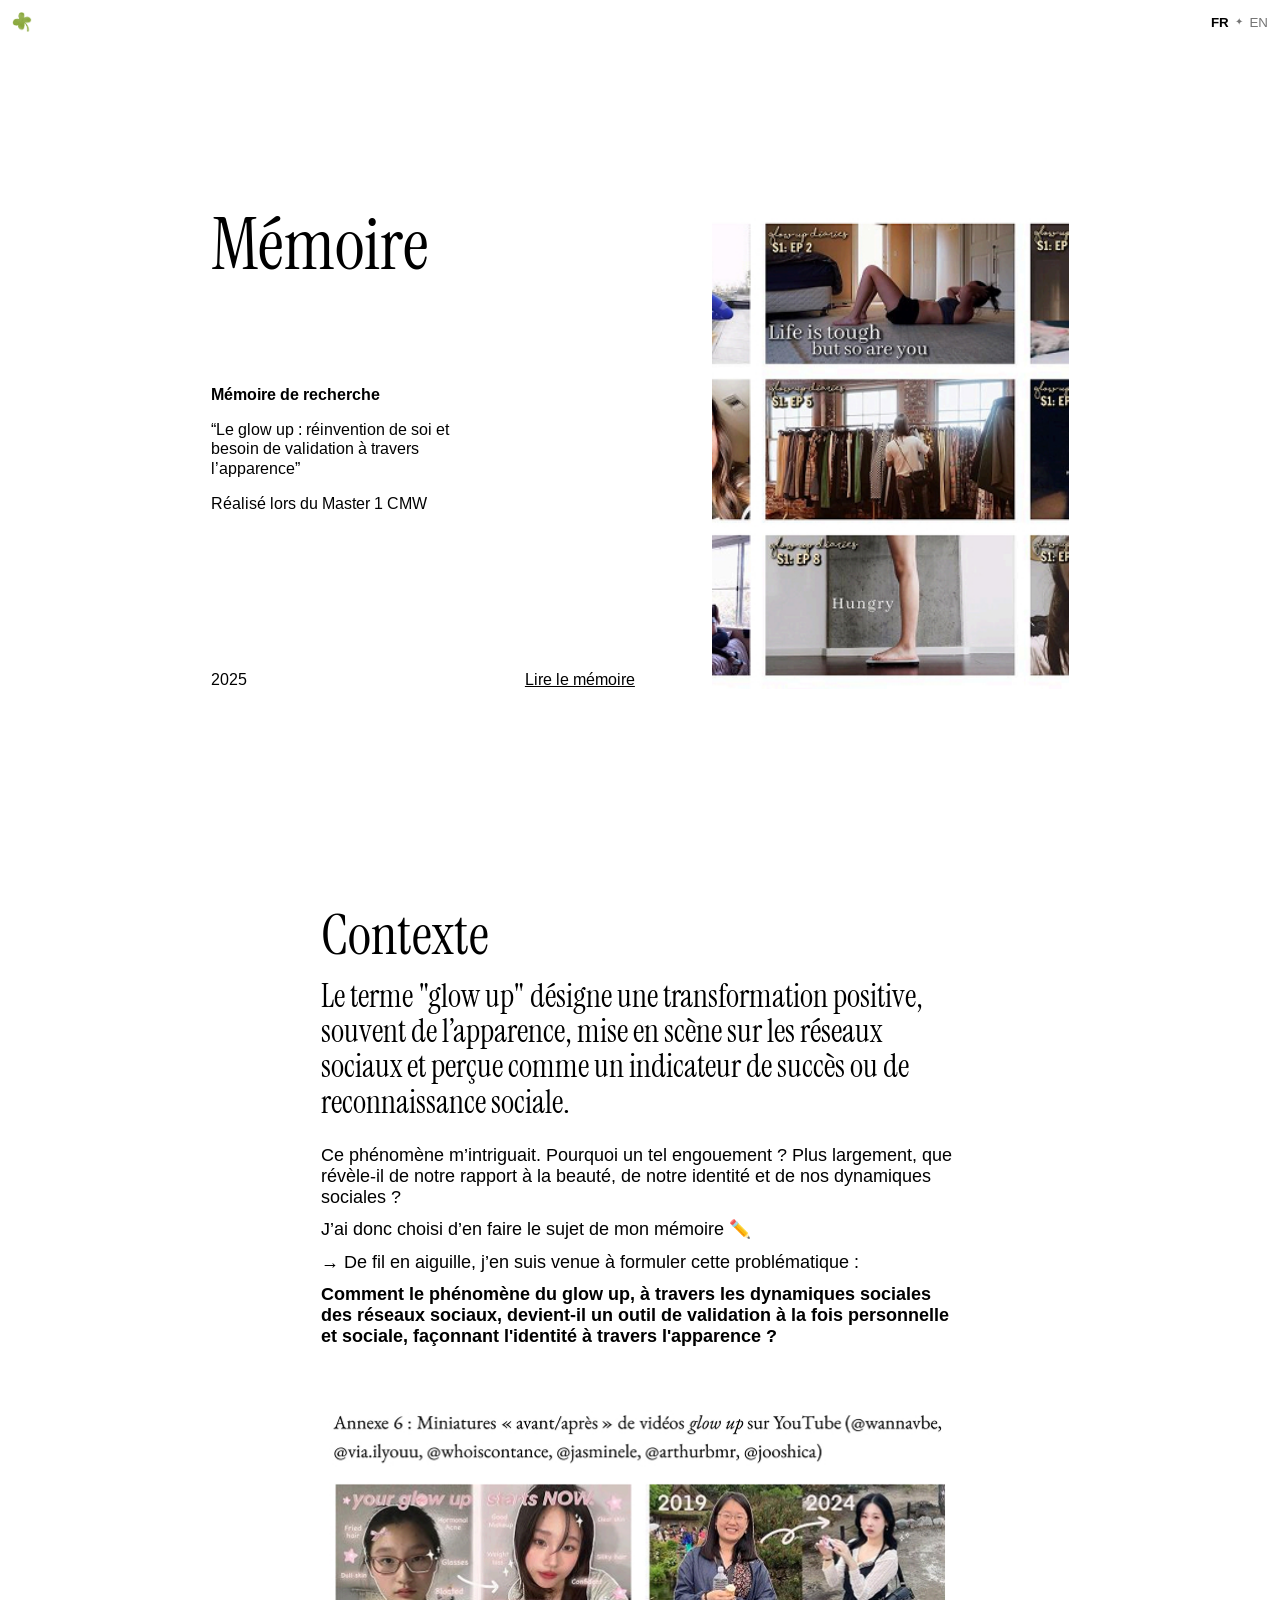
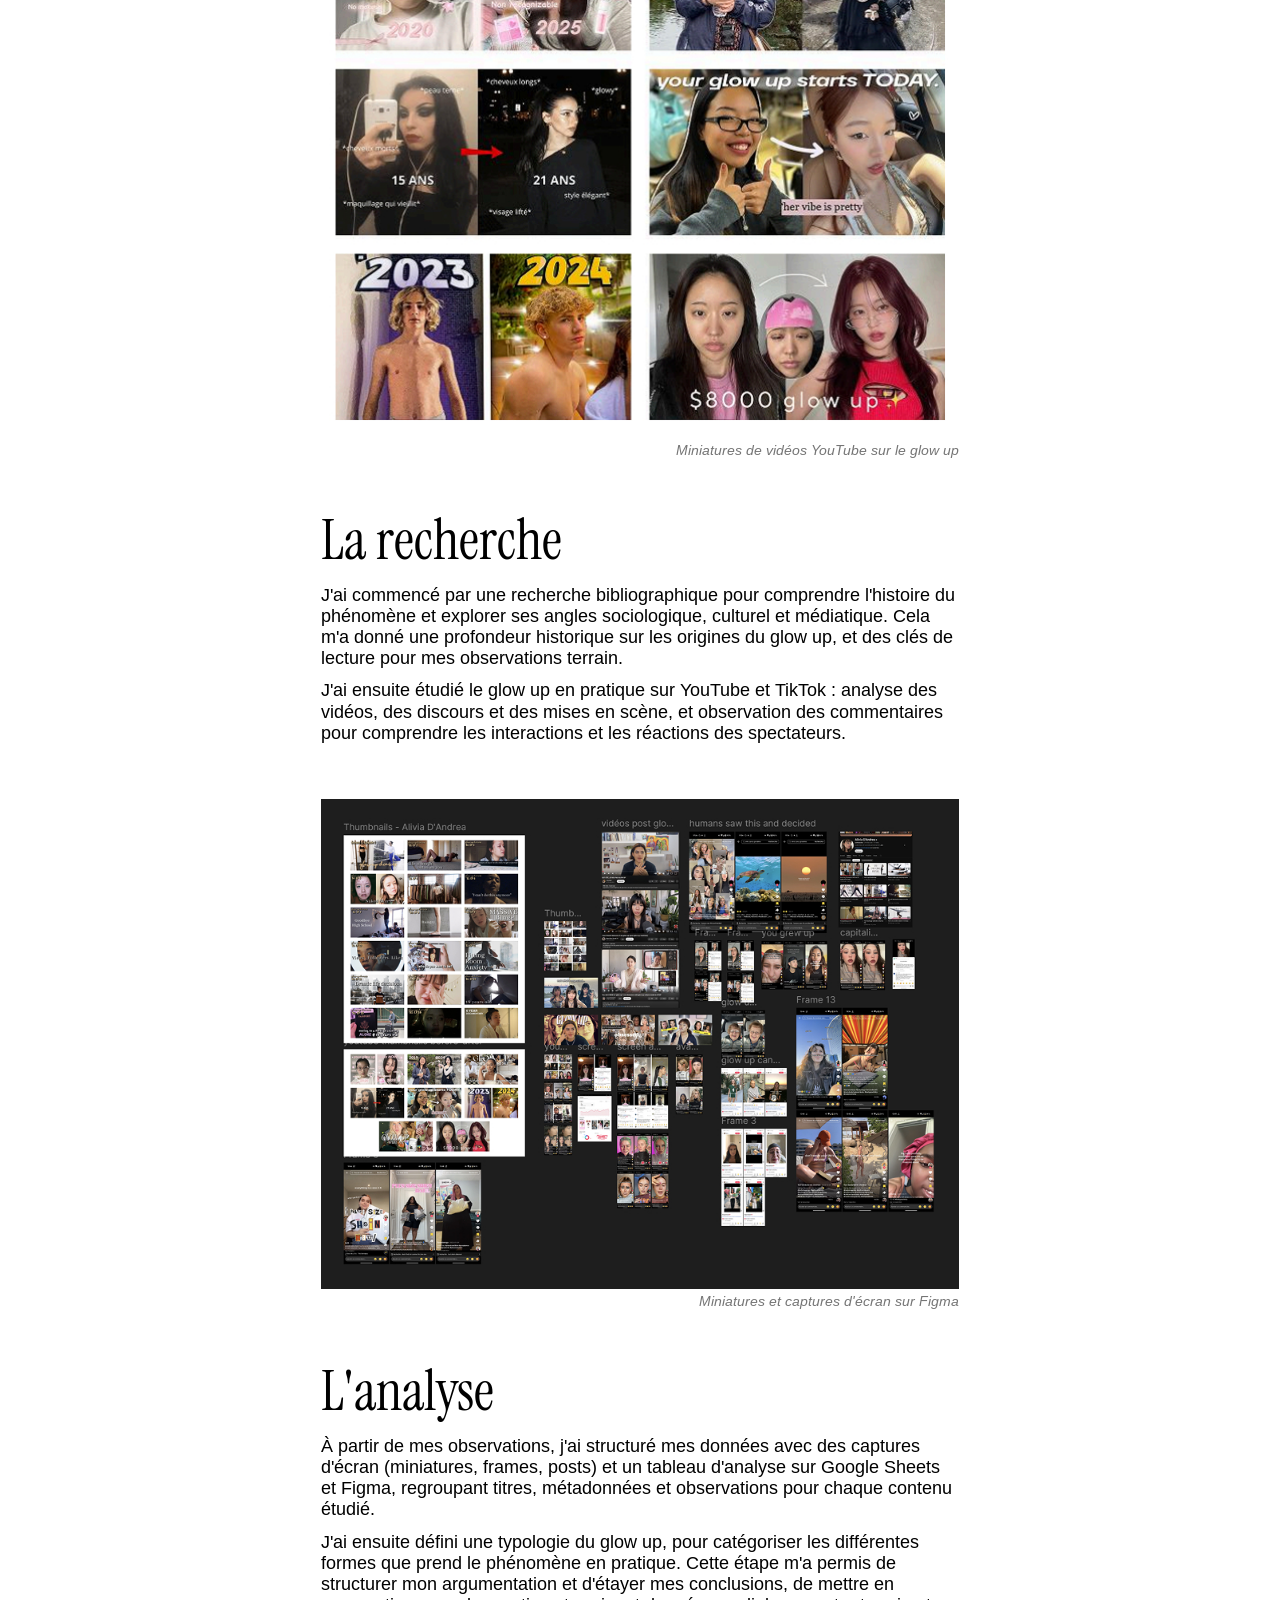
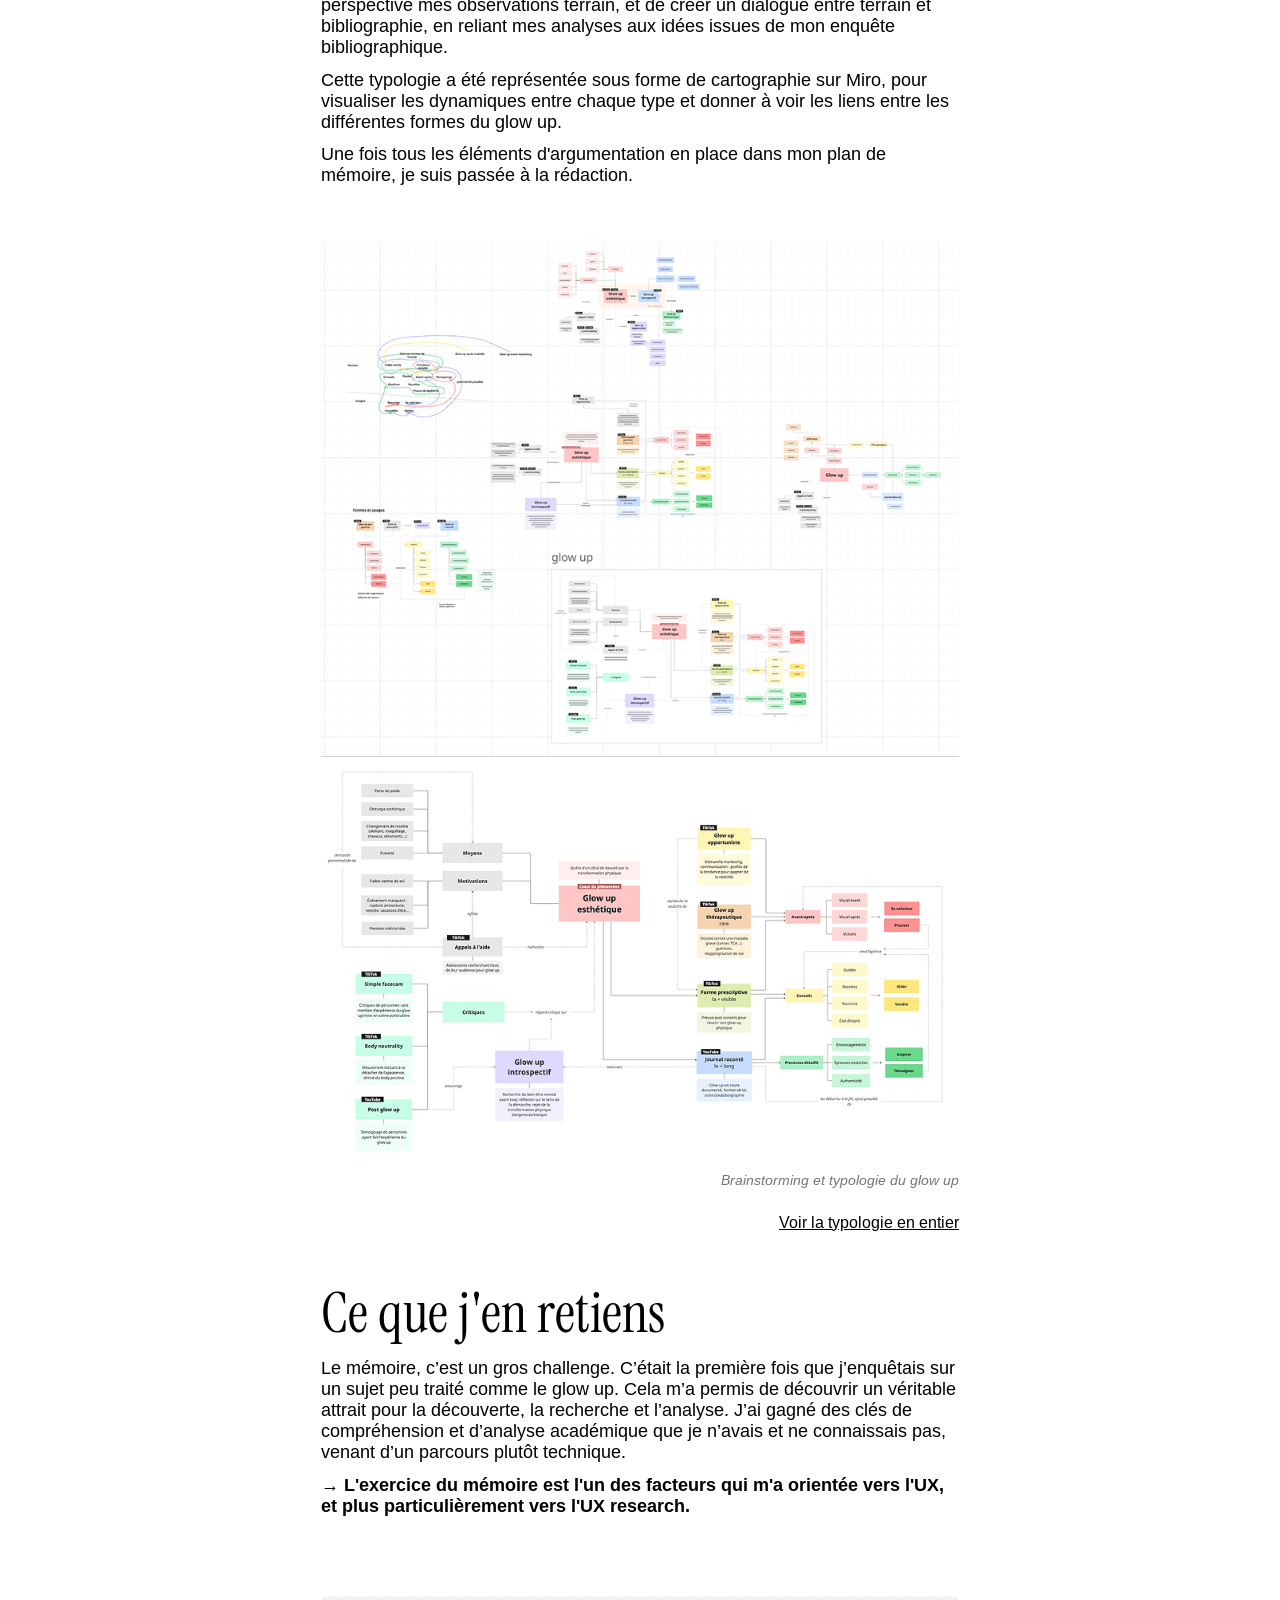
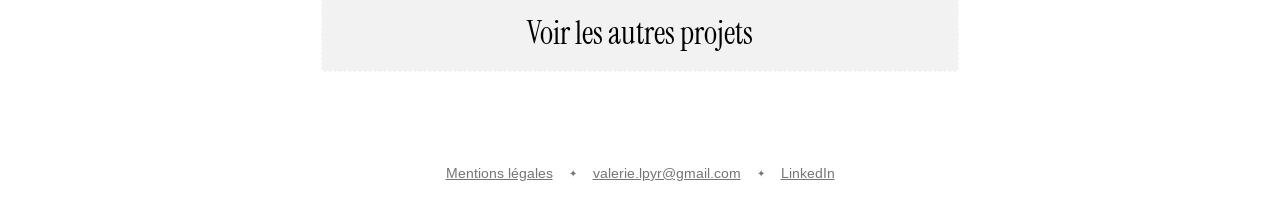
<file: projet-memoire.html>
<!doctype html>
<html lang="fr">
  <head>
    <meta charset="UTF-8" />
    <meta name="viewport" content="width=device-width, initial-scale=1.0" />
    <title>Valérie Lapeyre — Mémoire</title>
    <meta
      name="description"
      content="Présentation du projet de mémoire sur le glow up de Valérie Lapeyre"
    />
    <script src="script.js" defer></script>
    <link rel="stylesheet" href="style/style.css" />
    <script src="script.js" defer></script>
    <link rel="stylesheet" href="style/style.css" />
    <link rel="stylesheet" href="style/projet.css" />
    <link rel="preconnect" href="https://fonts.googleapis.com" />
    <link rel="preconnect" href="https://fonts.gstatic.com" crossorigin />
    <link
      href="https://fonts.googleapis.com/css2?family=Arimo:ital,wght@0,400..700;1,400..700&family=Instrument+Serif:ital@0;1&display=swap"
      rel="stylesheet"
    />
    <link
      rel="shortcut icon"
      href="media/favicon-180.png"
      type="image/x-icon"
    />
  </head>
  <body data-page="memoire">
    <header>
      <nav>
        <a href="index.html" class="logo-top-link"
          ><img src="media/trefle-40.png" alt="Haut de l'accueil"
        /></a>
      </nav>
      <div class="lang-switcher" role="group" aria-label="Langue">
        <button
          id="btn-fr"
          class="lang-btn active"
          aria-pressed="true"
          onclick="changeLang('fr')"
        >
          FR
        </button>
        <span aria-hidden="true" class="separator">✦</span>
        <button
          id="btn-en"
          class="lang-btn"
          aria-pressed="false"
          onclick="changeLang('en')"
        >
          EN
        </button>
      </div>
    </header>
    <main>
      <div class="hero-container">
        <section class="hero">
          <div class="hero-img">
            <img src="media/project-memoire-650.jpg" alt="" />
          </div>
          <div class="hero-title-text">
            <h1 class="hero-title" id="hero-title">Mémoire</h1>
            <div class="hero-text">
              <p class="hero-caption" id="hero-caption">Mémoire de recherche</p>
              <p class="hero-description" id="hero-description">
                “Le glow up : réinvention de soi et besoin de validation à
                travers l’apparence”
              </p>
              <p class="hero-add" id="hero-add">Réalisé lors du Master 1 CMW</p>
            </div>
            <div class="hero-date-link">
              <p class="hero-date">2025</p>
              <a
                href="https://drive.google.com/file/d/1LnCMKEHTUZTj7HAFH0oGnSoSKsdJMooJ/view?usp=drive_link"
                target="_blank"
                rel="noopener noreferrer"
                id="hero-link"
                >Lire le mémoire</a
              >
            </div>
          </div>
        </section>
      </div>
      <!-- <section class="video">
        <video
          src="media/video-boutique-elise.webm"
          controls
          autoplay
          aria-label="Démo du site"
        ></video>
      </section> -->
      <section class="contenu">
        <h2 id="s1-title">Contexte</h2>
        <p class="contenu-sub" id="s1-sub">
          Le terme "glow up" désigne une transformation positive, souvent de
          l’apparence, mise en scène sur les réseaux sociaux et perçue comme un
          indicateur de succès ou de reconnaissance sociale.
        </p>
        <p id="s1-p1">
          Ce phénomène m’intriguait. Pourquoi un tel engouement ? Plus
          largement, que révèle-il de notre rapport à la beauté, de notre
          identité et de nos dynamiques sociales ?
        </p>
        <p id="s1-p2">J’ai donc choisi d’en faire le sujet de mon mémoire ✏️</p>
        <p id="s1-p3">
          → De fil en aiguille, j’en suis venue à formuler cette problématique :
        </p>

        <p id="s1-p4">
          <strong
            >Comment le phénomène du glow up, à travers les dynamiques sociales
            des réseaux sociaux, devient-il un outil de validation à la fois
            personnelle et sociale, façonnant l'identité à travers l'apparence
            ?</strong
          >
        </p>
      </section>
      <section class="contenu">
        <figure>
          <div class="contenu-img">
            <img src="media/project-memoire-img-1-800.jpg" alt="" />
          </div>
          <figcaption id="img1-caption">
            Miniatures de vidéos YouTube sur le glow up
          </figcaption>
        </figure>
      </section>
      <section class="contenu">
        <h2 id="s2-title">La recherche</h2>
        <p id="s2-p1">
          J'ai commencé par une recherche bibliographique pour comprendre
          l'histoire du phénomène et explorer ses angles sociologique, culturel
          et médiatique. Cela m'a donné une profondeur historique sur les
          origines du glow up, et des clés de lecture pour mes observations
          terrain.
        </p>
        <p id="s2-p2">
          J'ai ensuite étudié le glow up en pratique sur YouTube et TikTok :
          analyse des vidéos, des discours et des mises en scène, et observation
          des commentaires pour comprendre les interactions et les réactions des
          spectateurs.
        </p>
      </section>
      <section class="contenu">
        <figure>
          <div class="contenu-img">
            <img src="media/project-memoire-img-2-800.jpg" alt="" />
          </div>
          <figcaption id="img2-caption">
            Miniatures et captures d'écran sur Figma
          </figcaption>
        </figure>
      </section>
      <section class="contenu">
        <h2 id="s3-title">L'analyse</h2>
        <p id="s3-p1">
          À partir de mes observations, j'ai structuré mes données avec des
          captures d'écran (miniatures, frames, posts) et un tableau d'analyse
          sur Google Sheets et Figma, regroupant titres, métadonnées et
          observations pour chaque contenu étudié.
        </p>
        <p id="s3-p2">
          J'ai ensuite défini une typologie du glow up, pour catégoriser les
          différentes formes que prend le phénomène en pratique. Cette étape m'a
          permis de structurer mon argumentation et d'étayer mes conclusions, de
          mettre en perspective mes observations terrain, et de créer un
          dialogue entre terrain et bibliographie, en reliant mes analyses aux
          idées issues de mon enquête bibliographique.
        </p>
        <p id="s3-p3">
          Cette typologie a été représentée sous forme de cartographie sur Miro,
          pour visualiser les dynamiques entre chaque type et donner à voir les
          liens entre les différentes formes du glow up.
        </p>
        <p id="s3-p4">
          Une fois tous les éléments d'argumentation en place dans mon plan de
          mémoire, je suis passée à la rédaction.
        </p>
      </section>
      <section class="contenu">
        <figure>
          <div class="contenu-img">
            <img src="media/project-memoire-img-3-800.jpg" alt="" />
          </div>
          <figcaption id="img3-caption">
            Brainstorming et typologie du glow up
          </figcaption>
          <a
            href="https://miro.com/app/board/uXjVHA0ufYw=/?share_link_id=120670698081"
            target="_blank"
            rel="noopener noreferrer"
            id="img3-link"
            >Voir la typologie en entier</a
          >
        </figure>
      </section>
      <section class="contenu">
        <h2 id="s4-title">Ce que j'en retiens</h2>
        <p id="s4-p1">
          Le mémoire, c’est un gros challenge. C’était la première fois que
          j’enquêtais sur un sujet peu traité comme le glow up. Cela m’a permis
          de découvrir un véritable attrait pour la découverte, la recherche et
          l’analyse. J’ai gagné des clés de compréhension et d’analyse
          académique que je n’avais et ne connaissais pas, venant d’un parcours
          plutôt technique.
        </p>
        <p id="s4-p2">
          <strong
            >→ L'exercice du mémoire est l'un des facteurs qui m'a orientée vers
            l'UX, et plus particulièrement vers l'UX research.</strong
          >
        </p>
      </section>
      <section class="contenu next">
        <a href="index.html#projects" class="next-link" id="next-link"
          >Voir les autres projets</a
        >
      </section>
    </main>
    <footer>
      <a
        href="mentions-legales.html"
        rel="noopener noreferrer"
        id="footer-mentions"
        >Mentions légales</a
      >
      <span class="separator" aria-hidden="true">✦</span>
      <address>
        <a href="mailto:valerie.lpyr@gmail.com">valerie.lpyr@gmail.com</a>
        <span class="separator" aria-hidden="true">✦</span>
        <a
          href="https://linkedin.com/in/valerie-lapeyre-945000222"
          rel="noopener noreferrer"
          target="_blank"
          >LinkedIn</a
        >
      </address>
    </footer>
  </body>
</html>
</file>
<file: style/style.css>
/* GENERAL */

*,
*::before,
*::after {
  box-sizing: border-box;
  scroll-behavior: smooth;
}

body {
  font-family: "Arimo", sans-serif;
  width: 100%;
  min-height: 100vh;
  display: flex;
  flex-direction: column;
  align-items: center;
  --font-gray: #757575;
  --font-color-transition: color 0.2s ease-out;
  line-height: 1.2;
}

body,
h1,
h2,
h3,
h4,
p {
  margin: 0;
  padding: 0;
}

h1,
h2,
h3,
h4 {
  font-family: "Instrument Serif", sans-serif;
  font-weight: 400;
}

h1 {
  font-size: 5rem;
  line-height: 1;
}

h2 {
  font-size: 3.5rem;
  line-height: 1.1;
}

ul,
nav {
  display: flex;
  width: 100%;
}

a {
  color: black;
  font-style: normal;
  transition: var(--font-color-transition);
}

a:hover {
  color: #a6a6a6;
  transition: var(--font-color-transition);
}

li {
  list-style: none;
}

.separator {
  font-size: 0.6rem;
}

/* HEADER */

header {
  width: 100%;
  display: flex;
  padding: 0.75rem;
  align-items: center;
  justify-content: space-between;
  position: fixed;
  top: 0;
  left: 0;
}

@media screen and (max-width: 880px) {
  header {
    background: white;
  }
}

.lang-switcher {
  display: flex;
  gap: 0.4rem;
  height: fit-content;
  align-items: center;
  color: var(--font-gray);
}

.lang-btn {
  border: none;
  background: none;
  cursor: pointer;
  padding: 0;
  color: var(--font-gray);
  transition: var(--font-color-transition);
}

.lang-btn.active {
  font-weight: 700;
  color: black;
}

.lang-btn.active:hover {
  cursor: default;
}

.lang-btn:hover:not(.active) {
  color: black;
  transition: var(--font-color-transition);
}

/* header {
  align-items: center;
  padding-top: 0.8rem;
} */

header nav a {
  text-decoration: none;
}

header nav .logo-top-link {
  height: 1.25rem;
}

header nav .logo-top-link img {
  width: 1.25rem;
}

header nav .logo-top-link:hover img {
  transform: rotate(40deg);
}

header nav .logo-top-link img,
header nav .logo-top-link:hover img {
  transition: transform 0.25s ease-out;
}

/* FOOTER */

footer {
  margin-top: 5vh;
  padding: 1rem;
  display: flex;
  gap: 1rem;
  font-size: 0.9rem;
  color: var(--font-gray);
  align-items: center;
}

footer address {
  display: flex;
  justify-content: center;
  gap: 1rem;
  font-style: normal;
  align-items: center;
}

footer a {
  color: var(--font-gray);
}

footer a:hover {
  color: black;
}

@media screen and (max-width: 458px) {
  footer {
    flex-direction: column-reverse;
    width: 100%;
  }

  footer .separator {
    display: none;
  }

  footer address {
    justify-content: flex-start;
  }
}

@media screen and (max-width: 300px) {
  footer address {
    flex-direction: column;
  }
}

/* MAIN */

main {
  display: flex;
  flex-direction: column;
  align-items: center;
  padding: 0 2rem;
  gap: 5vh;
}
</file>
<file: style/index.css>
/* MAIN - HERO */
.hero {
  display: flex;
  align-items: center;
  min-height: 100vh;
}

.hero-position {
  display: flex;
  align-items: center;
  flex-direction: column;
  justify-content: center;
  gap: 26vh;
  padding-top: 12vh;
}

.hero-title-logo {
  display: flex;
  flex-direction: column;
  align-items: center;
}

.hero-logo {
  width: 8rem;
  height: auto;
  margin-bottom: 0.6rem;
}

.hero h1 {
  text-align: center;
}

.hero-subs {
  display: flex;
  flex-direction: column;
  align-items: center;
  justify-content: center;
  gap: 0.5rem;
}

.hero-stroke {
  width: 10rem;
  height: auto;
}

/* MAIN - PROJECTS */

.projects,
.project,
.project-text,
.project-subs {
  display: flex;
  flex-direction: column;
  justify-content: center;
}

.project-link {
  text-decoration: none;
}

.projects {
  gap: 3rem;
  padding: 3rem 0;
}

.project {
  gap: 1.75rem;
}

.project-stroke {
  margin: 0.25rem 0 0.75rem 0;
  width: 12rem;
  height: auto;
}

.project-subs {
  gap: 0.75rem;
}

.project-img {
  overflow: hidden;
  aspect-ratio: 1;
}

.project-img img {
  width: 100%;
  height: 100%;
  object-fit: cover;
}

.project-caption {
  font-weight: 700;
}

@media screen and (min-width: 880px) {
  .project {
    flex-direction: row;
    align-items: flex-start;
  }

  .projects {
    margin: 0 14%;
    gap: 5rem;
  }

  .project-img {
    width: 70%;
    aspect-ratio: 1.6;
  }

  .project-text {
    padding-right: 2rem;
    width: 40%;
  }
}

.project-img img,
.project-link:hover .project-img img {
  transition: transform 0.25s ease-out;
}

.project-link:hover .project-img img {
  transform: scale(1.05);
}

/* ANIMATIONS INTRO */
@keyframes fadeIn {
  from {
    opacity: 0;
  }
  to {
    opacity: 1;
  }
}

/* medallion généré par IA */
@keyframes medallion {
  0% {
    opacity: 0;
    transform: rotate(0deg);
  }
  15% {
    opacity: 1;
    transform: rotate(18deg);
  }
  35% {
    transform: rotate(-12deg);
  }
  52% {
    transform: rotate(7deg);
  }
  67% {
    transform: rotate(-4deg);
  }
  80% {
    transform: rotate(2deg);
  }
  91% {
    transform: rotate(-1deg);
  }
  100% {
    transform: rotate(0deg);
  }
}

@keyframes slideUpFade {
  from {
    opacity: 0;
    transform: translateY(1.5rem);
  }
  to {
    opacity: 1;
    transform: translateY(0);
  }
}

.hero-logo {
  animation: medallion 2.5s ease both;
  transform-origin: 50% 0%;
}

.hero h1 {
  animation: slideUpFade 1s ease both 1s;
}

.hero-subs,
.projects,
footer {
  animation: fadeIn 1s ease both 1.5s;
}

body.no-intro .hero-logo,
body.no-intro .hero h1,
body.no-intro .hero-subs,
body.no-intro .projects,
body.no-intro footer {
  animation: none;
}
</file>
<file: style/mentions-legales.css>
main {
  max-width: 85ch;
  gap: 0;
  padding-top: 20vh;
  align-items: flex-start;
}

h1 {
  margin-bottom: 2rem;
  font-size: 3.5rem;
}

h2 {
  font-size: 2rem;
  margin-bottom: 0.8rem;
}

p {
  margin-bottom: 0.5rem;
  line-height: 1.5;
}

section {
  border-bottom: 1px solid #ededed;
  width: 100%;
  padding: 10vh 0;
}

section:last-of-type {
  border: none;
}

footer {
  margin-top: 15vh;
}
</file>
<file: style/projet.css>
main {
  margin-top: 2.75rem;
  padding: 0;
  --p-default: 2rem;
  --m-default: calc(14% + 2rem);
}

/* HERO */

.hero {
  display: flex;
  flex-direction: column;
}

.hero-caption {
  font-weight: 700;
}

.hero-img {
  aspect-ratio: 1;
}

.hero-img img {
  width: 100%;
  object-fit: cover;
  height: 100%;
}

.hero-title-text {
  padding: 3rem var(--p-default);
  display: flex;
  flex-direction: column;
  gap: 3rem;
}

.hero h1 {
  font-size: 3.5rem;
}

.hero-text {
  display: flex;
  flex-direction: column;
  gap: 1rem;
}

.hero-date-link {
  display: flex;
  justify-content: space-between;
}

@media screen and (min-width: 880px) {
  main {
    min-height: 100vh;
    width: 100%;
    display: flex;
    justify-content: center;
    align-items: center;
  }

  .hero-container {
    height: 90vh;
    display: flex;
    justify-content: center;
    align-items: center;
    margin: 0 var(--m-default);
  }

  .hero {
    flex-direction: row-reverse;
    gap: 9%;
  }

  .hero-title-text {
    padding: 0;
    display: grid;
    grid-template-columns: 3fr 1fr;
    grid-template-rows: 1fr 1fr 1fr;
  }

  .hero h1 {
    font-size: 4.5rem;
    grid-column: 1 / 3;
  }

  .hero-text {
    grid-column: 1;
  }

  .hero-date-link {
    grid-column: 1 / 3;
    align-self: flex-end;
  }
}

/* VIDEO */
.video {
  display: flex;
  width: 100%;
  height: 100vh;
  margin: 0 0 3rem 0;
  padding: 0;
  justify-content: center;
  align-items: center;
  background-color: #f2f2f2;
}

.video video {
  width: calc(100% - 2 * var(--m-default));
  object-fit: contain;
}

@media screen and (max-width: 880px) {
  .video {
    height: 50vh;
  }

  .video video {
    width: 100%;
    object-fit: cover;
  }
}

/* CONTENUS */
.contenu {
  width: 100%;
  padding: 0 var(--p-default);
  max-width: 78ch;
}

.contenu h2 {
  margin: 0.5rem 0 1rem 0;
  line-height: 1;
}

.contenu p {
  margin-bottom: 0.7rem;
  font-size: 1.1rem;
}

.contenu a {
  font-size: 1rem;
  display: block;
  text-align: right;
  margin-top: 1.5rem;
}

p.contenu-sub {
  font-family: "Instrument Serif", serif;
  font-size: 2rem;
  line-height: 1.1;
  margin-bottom: 1.5rem;
}

.contenu-img,
figure {
  width: 100%;
  margin: 0;
}

.contenu-img img {
  width: 100%;
  object-fit: contain;
}

figcaption {
  font-size: 0.9rem;
  text-align: end;
  font-style: italic;
  margin: 0;
  color: var(--font-gray);
}

/* VOIR LES AUTRES PROJETS */

.next {
  margin-bottom: 2rem;
}

.next a {
  border: 1px dashed #ffffff;
  background-color: #f2f2f2;
  display: flex;
  justify-content: center;
  align-items: center;
  padding: 1.2rem;
  font-size: 2rem;
  line-height: 1.1;
  text-align: center;
  text-decoration: none;
  font-family: "Instrument Serif", serif;
  /* font-weight: 700; */
}
</file>
